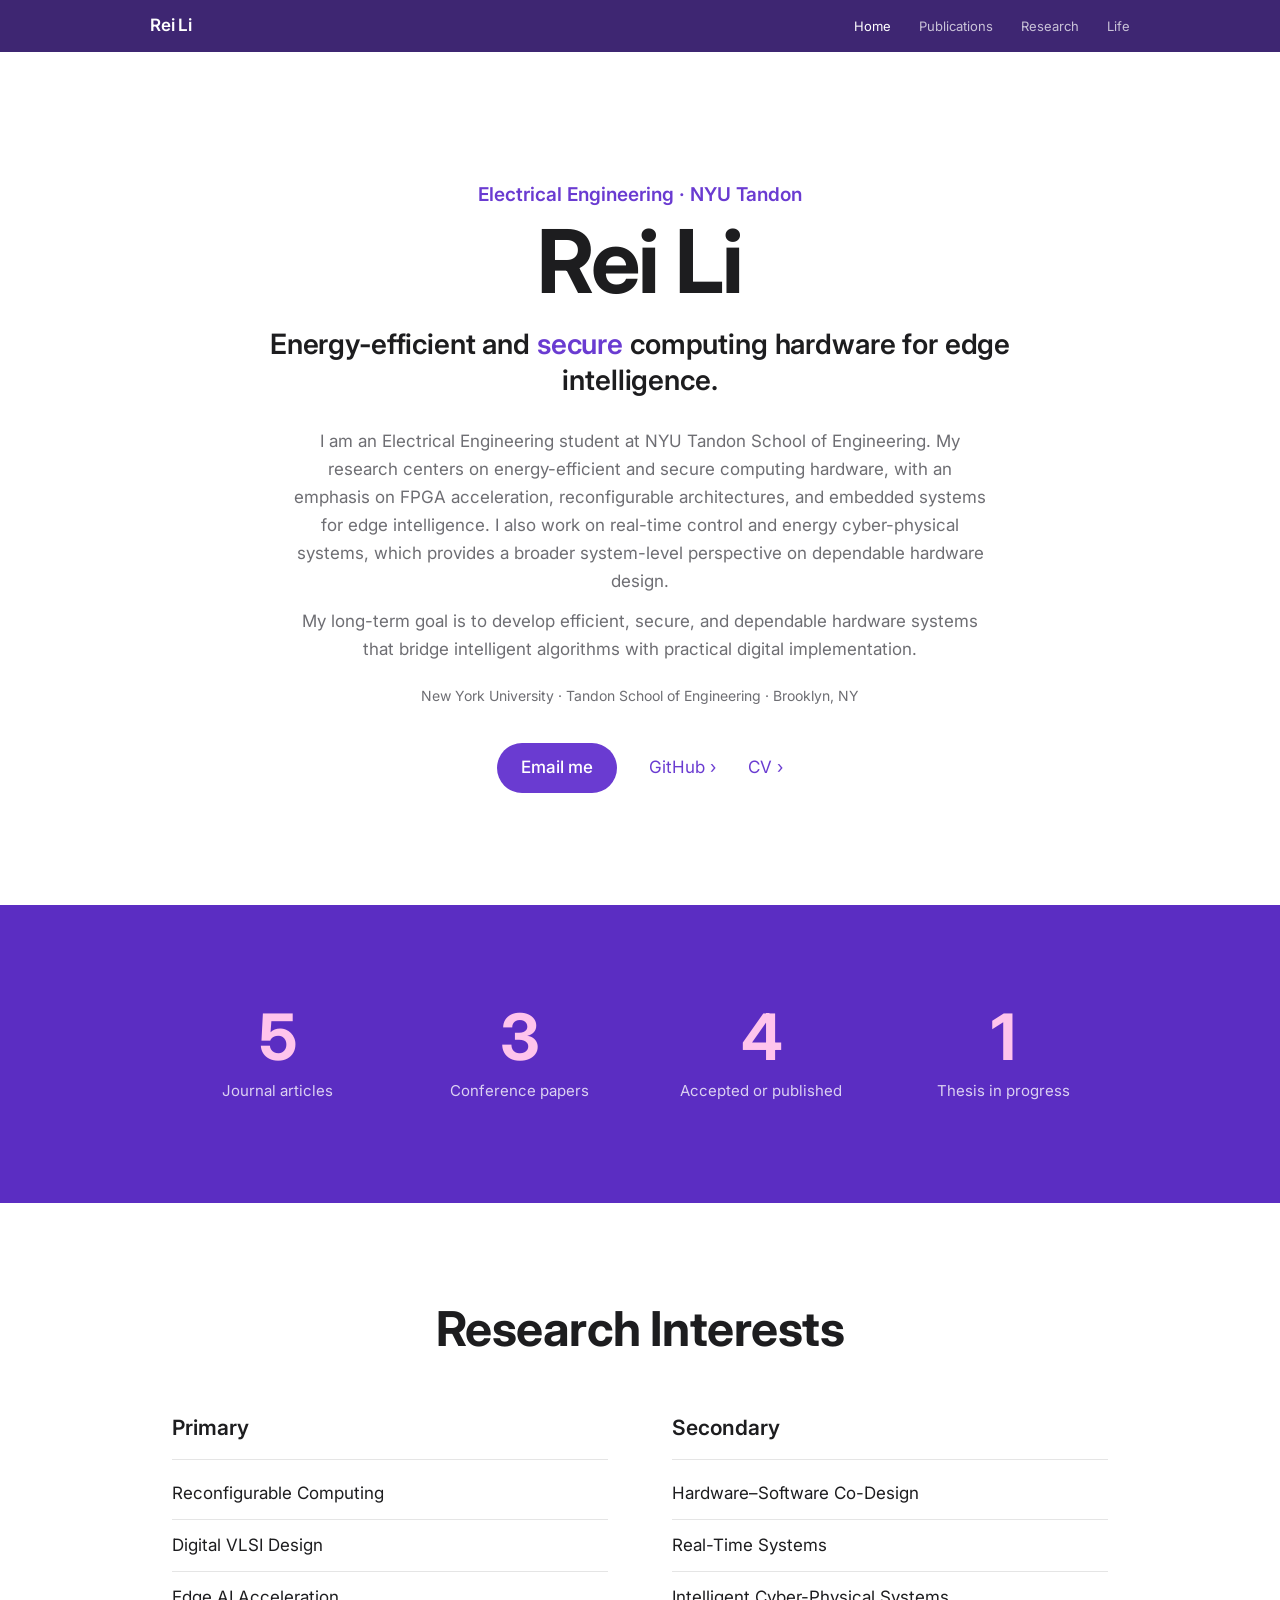
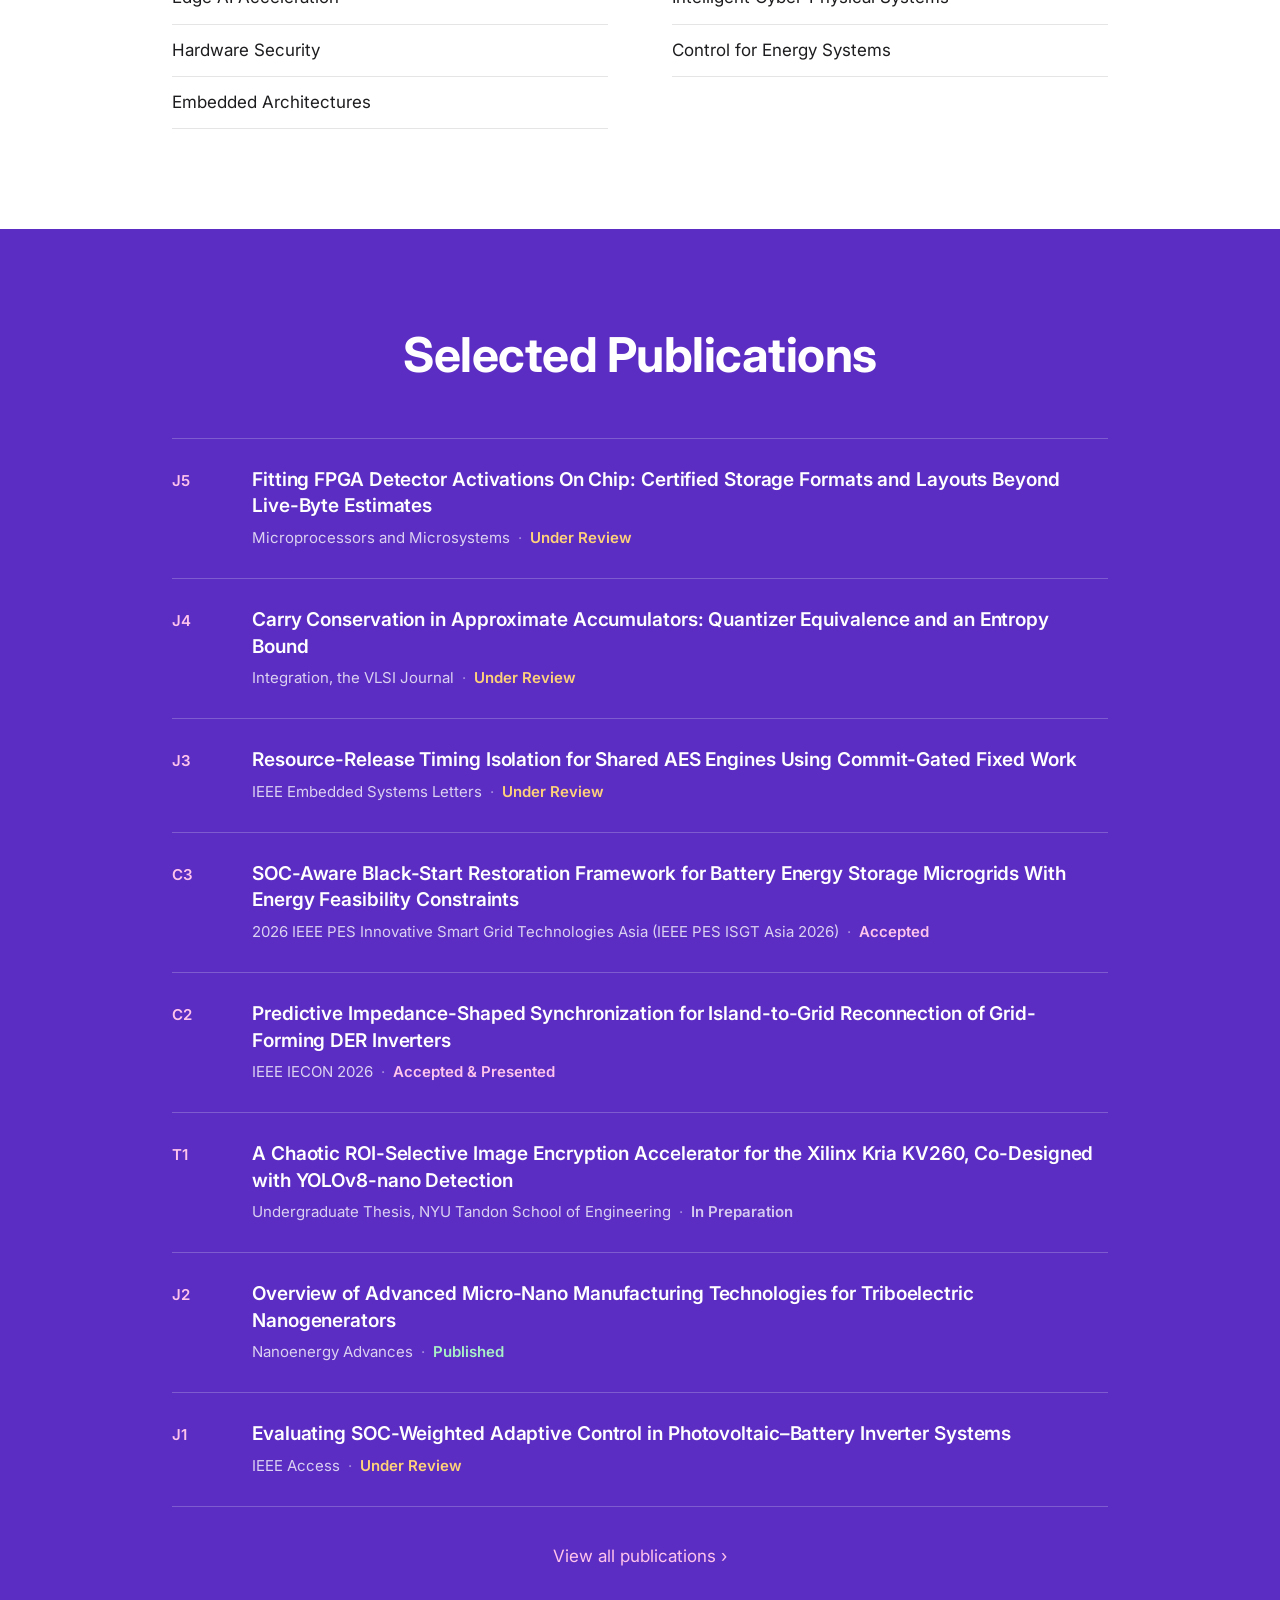
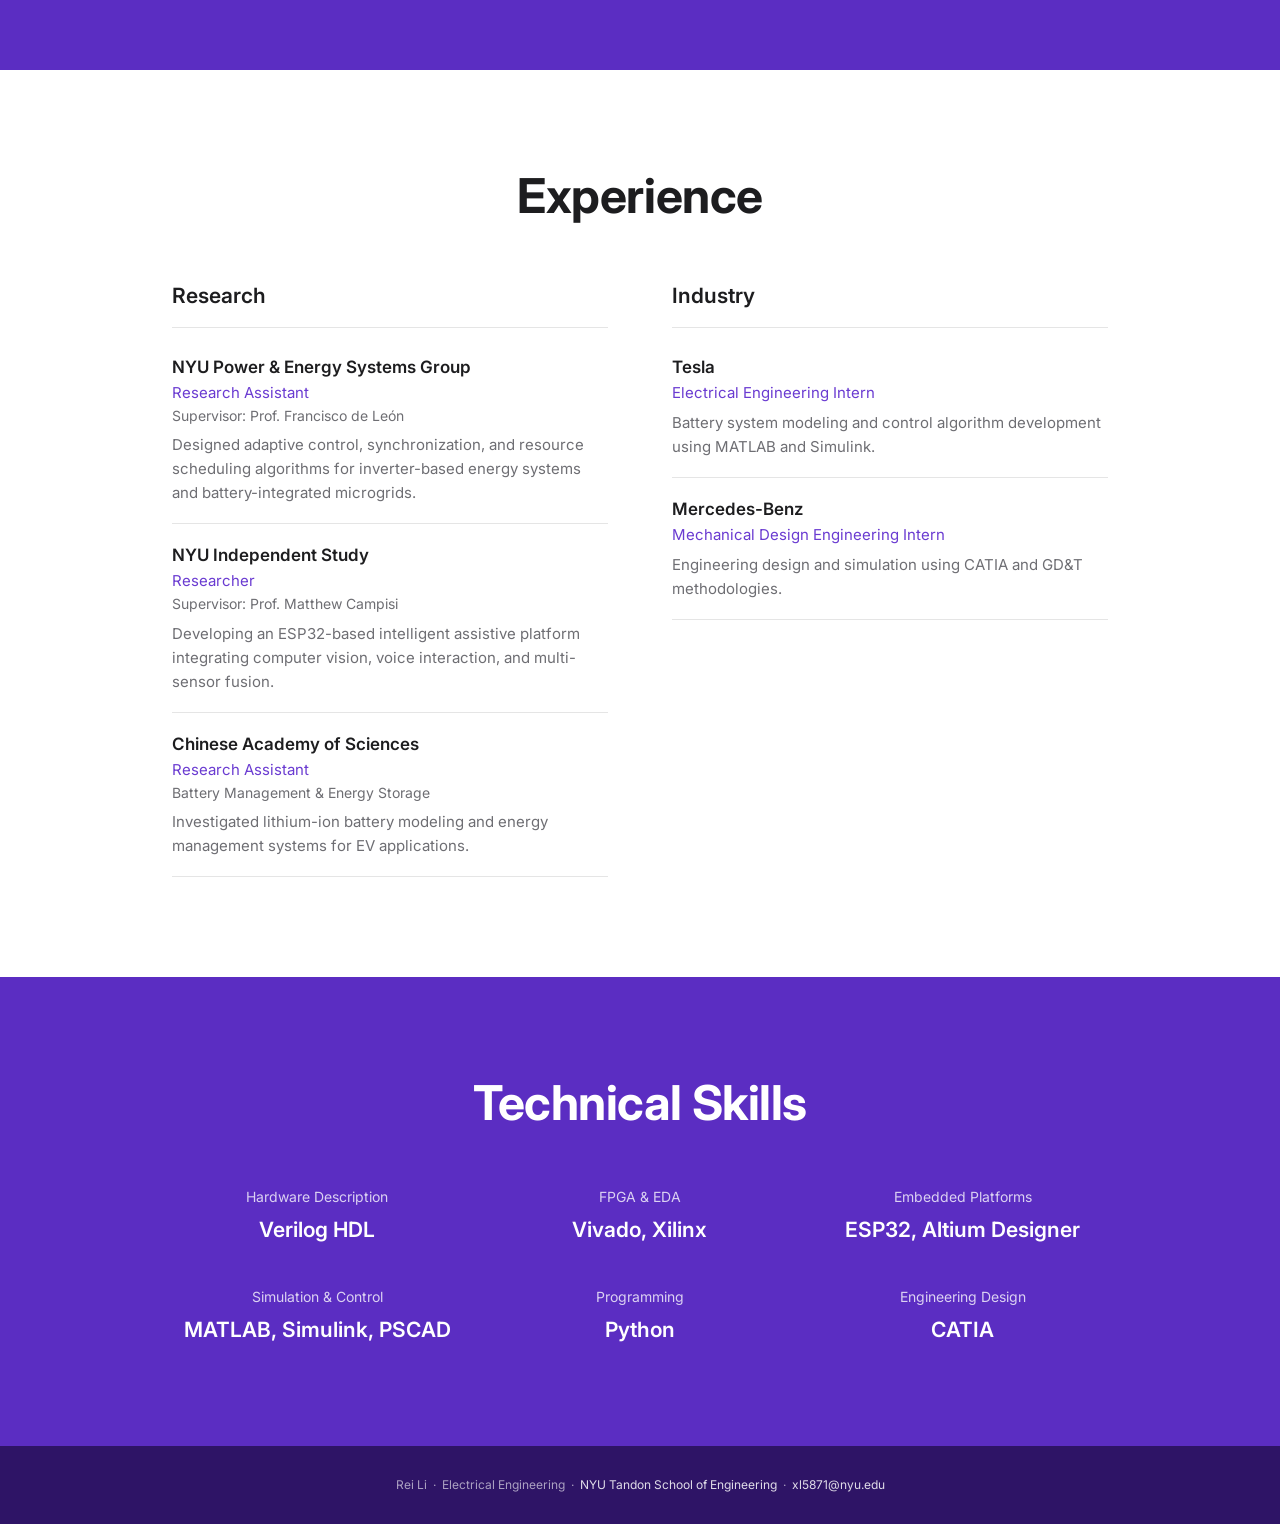
<file: index.html>
<!DOCTYPE html>
<html lang="en">
<head>
  <meta charset="UTF-8" />
  <meta name="viewport" content="width=device-width, initial-scale=1.0" />
  <title>Rei Li — EE @ NYU Tandon</title>
  <meta name="description" content="Rei Li — Electrical Engineering at NYU Tandon. Energy-efficient and secure computing hardware, FPGA acceleration, and embedded systems." />
  <link rel="preconnect" href="https://fonts.googleapis.com" />
  <link rel="preconnect" href="https://fonts.gstatic.com" crossorigin />
  <link href="https://fonts.googleapis.com/css2?family=Inter:wght@400;500;600;700&display=swap" rel="stylesheet" />
  <link rel="stylesheet" href="style.css?v=20261116" />
</head>
<body class="site page-home">

<nav>
  <a class="nav-brand" href="index.html">Rei Li</a>
  <ul class="nav-links">
    <li><a href="index.html" class="active" aria-current="page">Home</a></li>
    <li><a href="publications.html">Publications</a></li>
    <li><a href="research.html">Research</a></li>
    <li><a href="life.html">Life</a></li>
  </ul>
</nav>

<main>

  <section class="band hero">
    <div class="wrap">
      <span class="kicker">Electrical Engineering · NYU Tandon</span>
      <h1>Rei Li</h1>
      <p class="sub">Energy-efficient and <span>secure</span> computing hardware for edge intelligence.</p>
      <p class="body">
        I am an Electrical Engineering student at NYU Tandon School of Engineering.
        My research centers on energy-efficient and secure computing hardware, with an emphasis on
        FPGA acceleration, reconfigurable architectures, and embedded systems for edge intelligence.
        I also work on real-time control and energy cyber-physical systems, which provides a broader
        system-level perspective on dependable hardware design.
      </p>
      <p class="body">
        My long-term goal is to develop efficient, secure, and dependable hardware systems that
        bridge intelligent algorithms with practical digital implementation.
      </p>
      <p class="place"><a href="https://engineering.nyu.edu/" target="_blank" rel="noopener" style="color:inherit">New York University · Tandon School of Engineering</a> · Brooklyn, NY</p>
      <div class="actions">
        <a class="btn" href="mailto:xl5871@nyu.edu">Email me</a>
        <a class="more" href="https://github.com/Reili22" target="_blank" rel="noopener">GitHub</a>
        <a class="more" href="#" target="_blank" rel="noopener">CV</a>
      </div>
    </div>
  </section>

  <section class="band tint">
    <div class="wrap numbers">
      <div><b>5</b><span>Journal articles</span></div>
      <div><b>3</b><span>Conference papers</span></div>
      <div><b>4</b><span>Accepted or published</span></div>
      <div><b>1</b><span>Thesis in progress</span></div>
    </div>
  </section>

  <section class="band">
    <div class="wrap">
      <h2 class="title">Research Interests</h2>
      <div class="cols">
        <div>
          <h3>Primary</h3>
          <ul class="plain"><li>Reconfigurable Computing</li><li>Digital VLSI Design</li><li>Edge AI Acceleration</li><li>Hardware Security</li><li>Embedded Architectures</li></ul>
        </div>
        <div>
          <h3>Secondary</h3>
          <ul class="plain"><li>Hardware–Software Co-Design</li><li>Real-Time Systems</li><li>Intelligent Cyber-Physical Systems</li><li>Control for Energy Systems</li></ul>
        </div>
      </div>
    </div>
  </section>

  <section class="band tint">
    <div class="wrap">
      <h2 class="title">Selected Publications</h2>
      <div class="pubs">
          <article class="pub">
            <span class="pub-id">J5</span>
            <div>
              <h3>Fitting FPGA Detector Activations On Chip: Certified Storage Formats and Layouts Beyond Live-Byte Estimates</h3>
              <p class="pub-meta">Microprocessors and Microsystems<span class="sep">·</span><span class="st st-review">Under Review</span></p>
            </div>
          </article>
          <article class="pub">
            <span class="pub-id">J4</span>
            <div>
              <h3>Carry Conservation in Approximate Accumulators: Quantizer Equivalence and an Entropy Bound</h3>
              <p class="pub-meta">Integration, the VLSI Journal<span class="sep">·</span><span class="st st-review">Under Review</span></p>
            </div>
          </article>
          <article class="pub">
            <span class="pub-id">J3</span>
            <div>
              <h3>Resource-Release Timing Isolation for Shared AES Engines Using Commit-Gated Fixed Work</h3>
              <p class="pub-meta">IEEE Embedded Systems Letters<span class="sep">·</span><span class="st st-review">Under Review</span></p>
            </div>
          </article>
          <article class="pub">
            <span class="pub-id">C3</span>
            <div>
              <h3>SOC-Aware Black-Start Restoration Framework for Battery Energy Storage Microgrids With Energy Feasibility Constraints</h3>
              <p class="pub-meta">2026 IEEE PES Innovative Smart Grid Technologies Asia (IEEE PES ISGT Asia 2026)<span class="sep">·</span><span class="st st-accepted">Accepted</span></p>
            </div>
          </article>
          <article class="pub">
            <span class="pub-id">C2</span>
            <div>
              <h3>Predictive Impedance-Shaped Synchronization for Island-to-Grid Reconnection of Grid-Forming DER Inverters</h3>
              <p class="pub-meta">IEEE IECON 2026<span class="sep">·</span><span class="st st-accepted">Accepted &amp; Presented</span></p>
            </div>
          </article>
          <article class="pub">
            <span class="pub-id">T1</span>
            <div>
              <h3>A Chaotic ROI-Selective Image Encryption Accelerator for the Xilinx Kria KV260, Co-Designed with YOLOv8-nano Detection</h3>
              <p class="pub-meta">Undergraduate Thesis, NYU Tandon School of Engineering<span class="sep">·</span><span class="st st-prep">In Preparation</span></p>
            </div>
          </article>
          <article class="pub">
            <span class="pub-id">J2</span>
            <div>
              <h3>Overview of Advanced Micro-Nano Manufacturing Technologies for Triboelectric Nanogenerators</h3>
              <p class="pub-meta">Nanoenergy Advances<span class="sep">·</span><span class="st st-published">Published</span></p>
            </div>
          </article>
          <article class="pub">
            <span class="pub-id">J1</span>
            <div>
              <h3>Evaluating SOC-Weighted Adaptive Control in Photovoltaic–Battery Inverter Systems</h3>
              <p class="pub-meta">IEEE Access<span class="sep">·</span><span class="st st-review">Under Review</span></p>
            </div>
          </article>
      </div>
      <p class="after-list"><a class="more" href="publications.html">View all publications</a></p>
    </div>
  </section>

  <section class="band">
    <div class="wrap">
      <h2 class="title">Experience</h2>
      <div class="cols">
        <div>
          <h3>Research</h3>
          <div class="entry">
            <div class="entry-org">NYU Power &amp; Energy Systems Group</div>
            <div class="entry-role">Research Assistant</div>
            <div class="entry-meta">Supervisor: Prof. Francisco de León</div>
            <p>Designed adaptive control, synchronization, and resource scheduling algorithms for inverter-based energy systems and battery-integrated microgrids.</p>
          </div>
          <div class="entry">
            <div class="entry-org">NYU Independent Study</div>
            <div class="entry-role">Researcher</div>
            <div class="entry-meta">Supervisor: Prof. Matthew Campisi</div>
            <p>Developing an ESP32-based intelligent assistive platform integrating computer vision, voice interaction, and multi-sensor fusion.</p>
          </div>
          <div class="entry">
            <div class="entry-org">Chinese Academy of Sciences</div>
            <div class="entry-role">Research Assistant</div>
            <div class="entry-meta">Battery Management &amp; Energy Storage</div>
            <p>Investigated lithium-ion battery modeling and energy management systems for EV applications.</p>
          </div>
        </div>
        <div>
          <h3>Industry</h3>
          <div class="entry">
            <div class="entry-org">Tesla</div>
            <div class="entry-role">Electrical Engineering Intern</div>
            <p>Battery system modeling and control algorithm development using MATLAB and Simulink.</p>
          </div>
          <div class="entry">
            <div class="entry-org">Mercedes-Benz</div>
            <div class="entry-role">Mechanical Design Engineering Intern</div>
            <p>Engineering design and simulation using CATIA and GD&amp;T methodologies.</p>
          </div>
        </div>
      </div>
    </div>
  </section>

  <section class="band tint">
    <div class="wrap">
      <h2 class="title">Technical Skills</h2>
      <div class="skills">
        <div><span>Hardware Description</span><b>Verilog HDL</b></div>
        <div><span>FPGA &amp; EDA</span><b>Vivado, Xilinx</b></div>
        <div><span>Embedded Platforms</span><b>ESP32, Altium Designer</b></div>
        <div><span>Simulation &amp; Control</span><b>MATLAB, Simulink, PSCAD</b></div>
        <div><span>Programming</span><b>Python</b></div>
        <div><span>Engineering Design</span><b>CATIA</b></div>
      </div>
    </div>
  </section>

</main>

<footer>
  Rei Li &nbsp;·&nbsp; Electrical Engineering &nbsp;·&nbsp; <a href="https://engineering.nyu.edu/" target="_blank" rel="noopener">NYU Tandon School of Engineering</a>
  &nbsp;·&nbsp;
  <a href="mailto:xl5871@nyu.edu">xl5871@nyu.edu</a>
</footer>

</body>
</html>
</file>
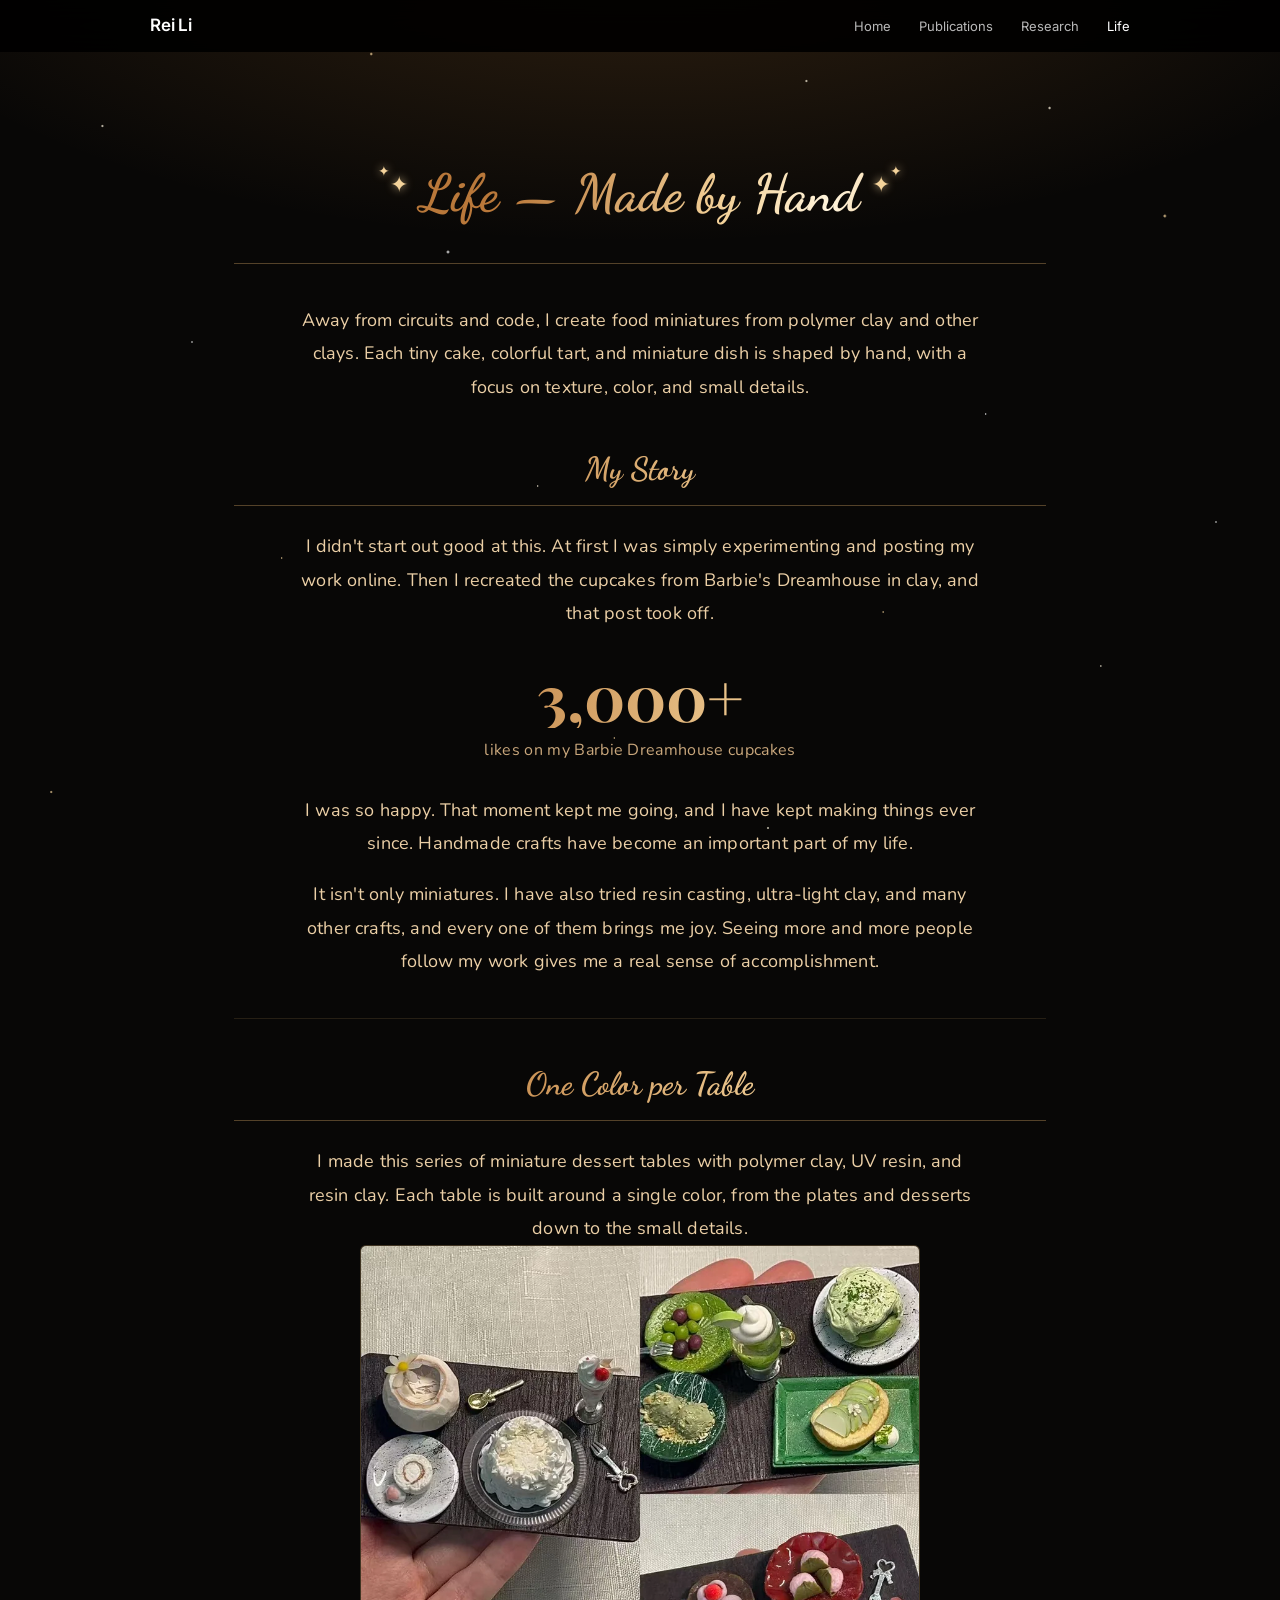
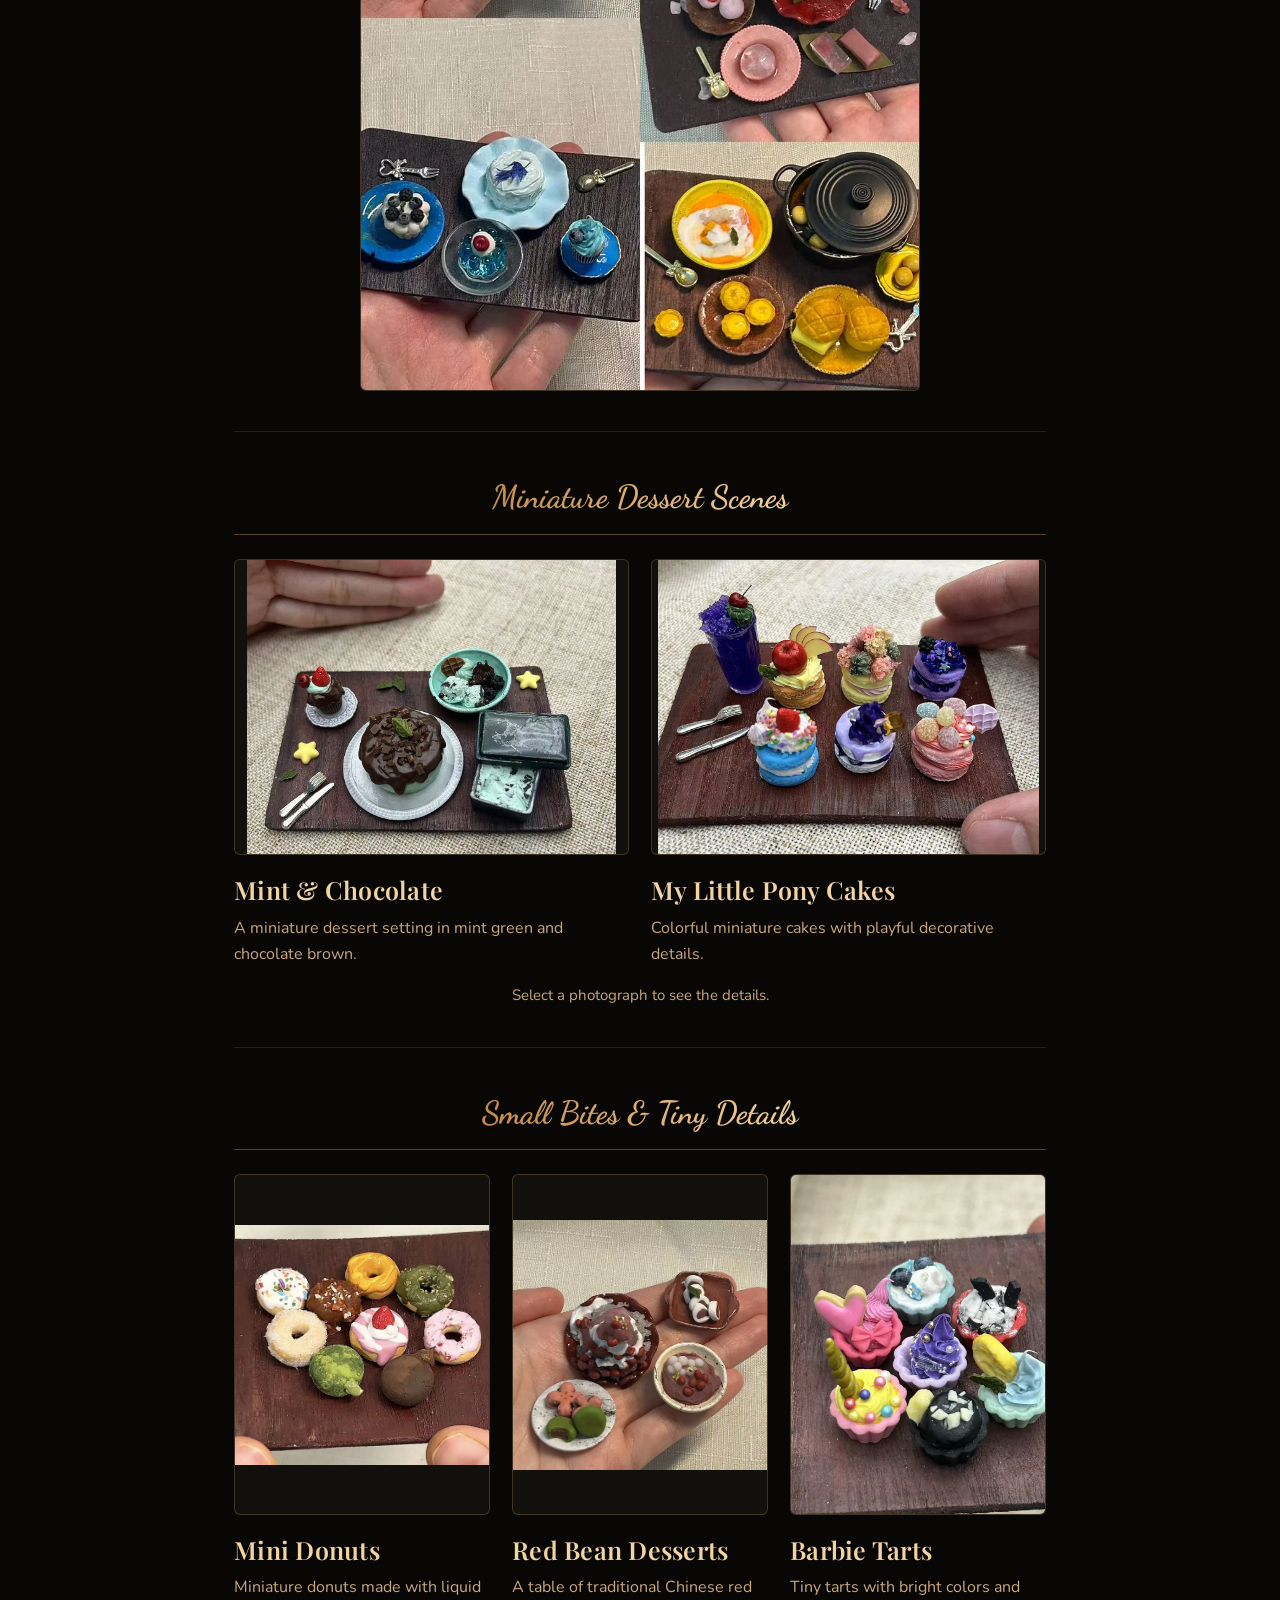
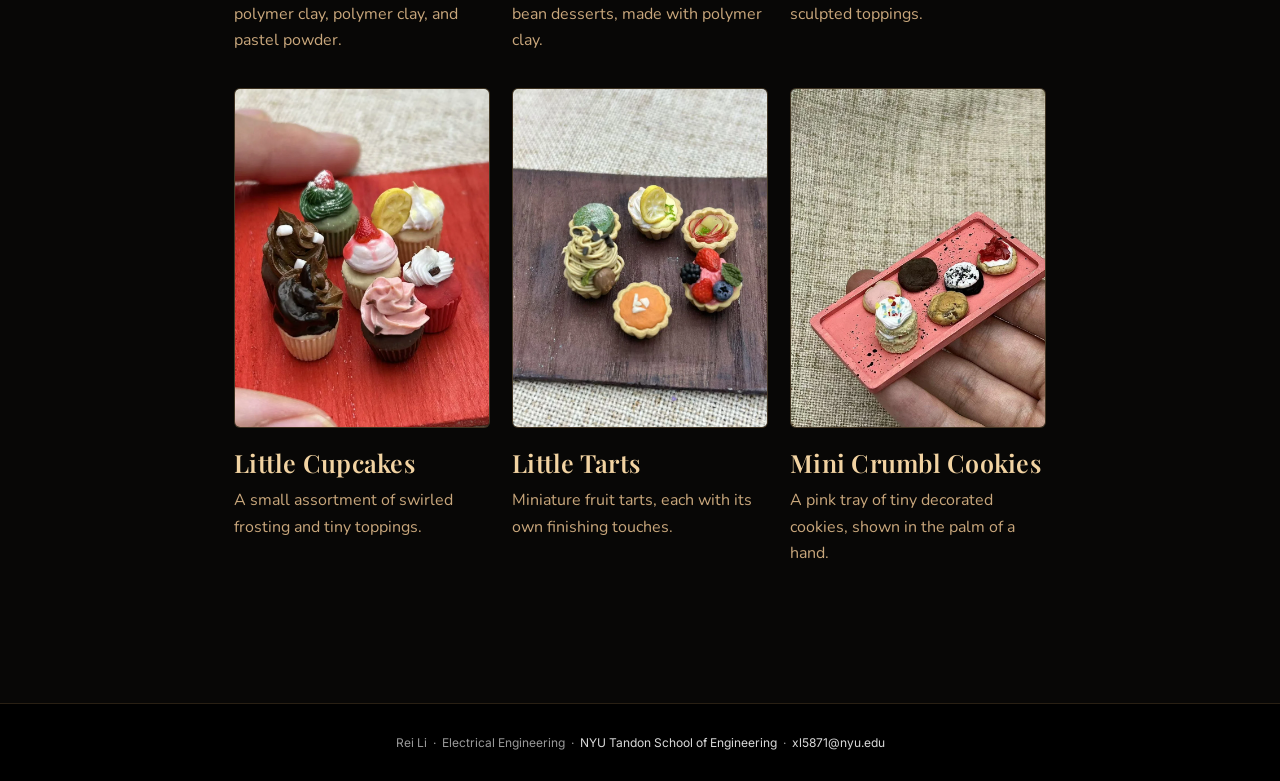
<file: life.html>
<!DOCTYPE html>
<html lang="en">
<head>
  <meta charset="UTF-8" />
  <meta name="viewport" content="width=device-width, initial-scale=1.0" />
  <title>Life — Rei Li</title>
  <link rel="preconnect" href="https://fonts.googleapis.com" />
  <link rel="preconnect" href="https://fonts.gstatic.com" crossorigin />
  <link href="https://fonts.googleapis.com/css2?family=Playfair+Display:ital,wght@0,600;0,700;1,600&family=Lora:ital,wght@0,400;0,500;1,400&family=Inter:wght@400;500;600;700&family=Dancing+Script:wght@400;600;700&family=Nunito:wght@400;500;600&display=swap" rel="stylesheet" />
  <link rel="stylesheet" href="style.css?v=20261116" />
  <style>
    :root {
      --dark: #000; --primary: #E3B26E; --accent: #7a5a32;
      --light: #1a1712; --warm: #DFA89A; --text: #EBCFA6; --muted: #C9A77C;
      --gold: linear-gradient(100deg, #b9783a 10%, #f4d39b 32%, #fff4dc 42%, #e6aa5c 55%, #b9783a 80%);
    }
    body {
      background: #080706 radial-gradient(ellipse 90% 50% at 50% -8%, rgba(214, 140, 60, 0.20), transparent 70%) no-repeat;
      background-attachment: fixed;
    }
    footer { border-top: 1px solid rgba(227, 178, 110, 0.18); }

    /* twinkling star field */
    .sky { position: fixed; inset: 0; pointer-events: none; z-index: 0; }
    .sky::before, .sky::after {
      content: ''; position: absolute; inset: 0;
      background-repeat: no-repeat;
      animation: twinkle 3.6s ease-in-out infinite alternate;
    }
    .sky::before {
      background-image:
        radial-gradient(1.6px 1.6px at 8% 14%, #fff6e0, transparent),
        radial-gradient(1.2px 1.2px at 22% 62%, #f4d39b, transparent),
        radial-gradient(2px 2px at 35% 28%, #fff, transparent),
        radial-gradient(1.2px 1.2px at 48% 82%, #f4d39b, transparent),
        radial-gradient(1.6px 1.6px at 63% 9%, #fff6e0, transparent),
        radial-gradient(1.2px 1.2px at 77% 46%, #fff, transparent),
        radial-gradient(2px 2px at 91% 24%, #f4d39b, transparent),
        radial-gradient(1.2px 1.2px at 86% 74%, #fff6e0, transparent),
        radial-gradient(1.6px 1.6px at 4% 88%, #f4d39b, transparent);
    }
    .sky::after {
      animation-delay: -1.8s;
      background-image:
        radial-gradient(1.2px 1.2px at 15% 38%, #fff, transparent),
        radial-gradient(1.8px 1.8px at 29% 6%, #f4d39b, transparent),
        radial-gradient(1.2px 1.2px at 42% 54%, #fff6e0, transparent),
        radial-gradient(1.6px 1.6px at 56% 36%, #fff, transparent),
        radial-gradient(1.2px 1.2px at 69% 68%, #f4d39b, transparent),
        radial-gradient(1.8px 1.8px at 82% 12%, #fff6e0, transparent),
        radial-gradient(1.2px 1.2px at 95% 58%, #fff, transparent),
        radial-gradient(1.6px 1.6px at 60% 92%, #fff6e0, transparent);
    }
    @keyframes twinkle { from { opacity: 0.25; } to { opacity: 1; } }
    main { position: relative; z-index: 1; }

    main { font-family: 'Nunito', 'Segoe UI', sans-serif; }
    main h1, main h2 { font-family: 'Dancing Script', cursive; }
    main { color: var(--text); }
    section { border-bottom-color: rgba(227, 178, 110, 0.14); }
    section h2 { text-transform: none; letter-spacing: 0; font-weight: 700; border-bottom: 1px solid rgba(227, 178, 110, 0.35); }
    .page-header { border-bottom: 1px solid rgba(227, 178, 110, 0.35); position: relative; }
    .page-header, section h2 { text-align: center; }

    /* shimmering gold headings */
    main .page-header h1, main section h2 {
      background: var(--gold); background-size: 220% auto;
      -webkit-background-clip: text; background-clip: text;
      color: transparent; -webkit-text-fill-color: transparent;
      animation: shine 7s linear infinite;
    }
    @keyframes shine { to { background-position: -220% center; } }
    .page-header h1 { font-size: 52px; display: inline-block; padding: 0 8px; }
    section h2 { font-size: 32px; }

    /* sparkles beside the title */
    .spark { display: inline-block; color: #f4d39b; font-size: 22px; vertical-align: 18px; animation: sparkle 2.4s ease-in-out infinite; text-shadow: 0 0 10px rgba(244, 211, 155, 0.8); }
    .spark.s2 { font-size: 14px; vertical-align: 34px; animation-delay: -1.2s; }
    @keyframes sparkle { 0%, 100% { opacity: 0.3; transform: scale(0.7) rotate(0deg); } 50% { opacity: 1; transform: scale(1.15) rotate(20deg); } }

    .life-intro { max-width: 680px; font-size: 18px; line-height: 1.85; letter-spacing: 0.01em; margin-left: auto; margin-right: auto; text-align: center; color: var(--text); }
    .gallery-grid { display: grid; grid-template-columns: repeat(3, minmax(0, 1fr)); gap: 34px 22px; }
    .gallery-featured { grid-template-columns: repeat(2, minmax(0, 1fr)); }
    .gallery-photo {
      display: block; background: #12100d; border-radius: 6px; overflow: hidden;
      border: 1px solid rgba(227, 178, 110, 0.22);
      transition: transform 0.35s ease, box-shadow 0.35s ease, border-color 0.35s ease;
    }
    .gallery-photo:hover { transform: translateY(-4px); border-color: rgba(244, 211, 155, 0.6); box-shadow: 0 0 0 1px rgba(244, 211, 155, 0.15), 0 14px 40px rgba(214, 140, 60, 0.22); }
    .gallery-photo img { display: block; width: 100%; height: auto; aspect-ratio: 3 / 4; object-fit: contain; }
    .gallery-featured img { aspect-ratio: 4 / 3; }
    .gallery-photo:focus-visible { outline: 2px solid #f4d39b; outline-offset: 4px; }
    figcaption { margin-top: 14px; font-size: 16px; line-height: 1.65; color: var(--muted); }
    figcaption strong { display: block; font-family: 'Playfair Display', Georgia, serif; font-size: 25px; font-weight: 600; color: #F2D3A2; margin-bottom: 4px; letter-spacing: 0.01em; }
    .gallery-hero { max-width: 560px; margin-left: auto; margin-right: auto; }
    .gallery-hero .gallery-photo img { aspect-ratio: auto; }
    .gallery-note { font-size: 15px; color: var(--muted); margin-top: 16px; text-align: center; }
    .story p + p { margin-top: 18px; }
    .story-stat { text-align: center; margin: 34px auto 30px; }
    .story-stat b {
      display: block; font-family: 'Playfair Display', Georgia, serif; font-size: 64px; line-height: 1; font-weight: 700;
      background: var(--gold); background-size: 220% auto;
      -webkit-background-clip: text; background-clip: text; color: transparent; -webkit-text-fill-color: transparent;
      animation: shine 7s linear infinite;
    }
    .story-stat span { display: block; margin-top: 10px; font-size: 16px; letter-spacing: 0.02em; color: var(--muted); }
    @media (max-width: 640px) {
      .gallery-grid { grid-template-columns: repeat(2, minmax(0, 1fr)); gap: 24px 14px; }
      .page-header h1 { font-size: 40px; }
    }
    @media (max-width: 420px) { .gallery-featured { grid-template-columns: 1fr; } }
    @media (prefers-reduced-motion: reduce) {
      .sky::before, .sky::after, .spark, main .page-header h1, main section h2, .story-stat b { animation: none; }
      .sky::before, .sky::after { opacity: 0.7; }
    }
  </style>
</head>
<body>
<div class="sky" aria-hidden="true"></div>

<nav>
  <span class="nav-brand">Rei Li</span>
  <ul class="nav-links">
    <li><a href="index.html">Home</a></li>
    <li><a href="publications.html">Publications</a></li>
    <li><a href="research.html">Research</a></li>
    <li><a href="life.html" class="active">Life</a></li>
  </ul>
</nav>

<main class="page-wrapper">
  <div class="page-header">
    <span class="spark s2" aria-hidden="true">✦</span><span class="spark" aria-hidden="true">✦</span>
    <h1>Life — Made by Hand</h1>
    <span class="spark" aria-hidden="true">✦</span><span class="spark s2" aria-hidden="true">✦</span>
  </div>
  <p class="life-intro">Away from circuits and code, I create food miniatures from polymer clay and other clays. Each tiny cake, colorful tart, and miniature dish is shaped by hand, with a focus on texture, color, and small details.</p>
  <section class="story">
    <h2>My Story</h2>
    <p class="life-intro">I didn't start out good at this. At first I was simply experimenting and posting my work online. Then I recreated the cupcakes from Barbie's Dreamhouse in clay, and that post took off.</p>
    <div class="story-stat"><b>3,000+</b><span>likes on my Barbie Dreamhouse cupcakes</span></div>
    <p class="life-intro">I was so happy. That moment kept me going, and I have kept making things ever since. Handmade crafts have become an important part of my life.</p>
    <p class="life-intro">It isn't only miniatures. I have also tried resin casting, ultra-light clay, and many other crafts, and every one of them brings me joy. Seeing more and more people follow my work gives me a real sense of accomplishment.</p>
  </section>
  <section>
    <h2>One Color per Table</h2>
    <p class="life-intro">I made this series of miniature dessert tables with polymer clay, UV resin, and resin clay. Each table is built around a single color, from the plates and desserts down to the small details.</p>
    <figure class="gallery-card gallery-hero">
      <a class="gallery-photo" href="photo/web/all-colored.webp" aria-label="View One Color per Table at full size">
        <img src="photo/web/all-colored.webp" alt="A series of miniature dessert tables made with polymer clay, UV resin, and resin clay. Each table is built around a single color." loading="eager" decoding="async" width="900" height="1200" />
      </a>
    </figure>
  </section>
  <section>
    <h2>Miniature Dessert Scenes</h2>
    <div class="gallery-grid gallery-featured">
      <figure class="gallery-card">
        <a class="gallery-photo" href="photo/web/mint-chocolate.webp" aria-label="View Mint &amp; Chocolate at full size">
          <img src="photo/web/mint-chocolate.webp" alt="A miniature dessert setting in mint green and chocolate brown." loading="eager" decoding="async" width="1200" height="956" />
        </a>
        <figcaption><strong>Mint &amp; Chocolate</strong>A miniature dessert setting in mint green and chocolate brown.</figcaption>
      </figure>
      <figure class="gallery-card">
        <a class="gallery-photo" href="photo/web/mlp-cake.webp" aria-label="View My Little Pony Cakes at full size">
          <img src="photo/web/mlp-cake.webp" alt="Colorful miniature cakes with playful decorative details." loading="eager" decoding="async" width="1200" height="928" />
        </a>
        <figcaption><strong>My Little Pony Cakes</strong>Colorful miniature cakes with playful decorative details.</figcaption>
      </figure>
    </div>
    <p class="gallery-note">Select a photograph to see the details.</p>
  </section>
  <section>
    <h2>Small Bites &amp; Tiny Details</h2>
    <div class="gallery-grid">
      <figure class="gallery-card">
        <a class="gallery-photo" href="photo/web/donut.webp" aria-label="View Mini Donuts at full size">
          <img src="photo/web/donut.webp" alt="Miniature donuts made with liquid polymer clay, polymer clay, and pastel powder." loading="lazy" decoding="async" width="1170" height="1106" />
        </a>
        <figcaption><strong>Mini Donuts</strong>Miniature donuts made with liquid polymer clay, polymer clay, and pastel powder.</figcaption>
      </figure>
      <figure class="gallery-card">
        <a class="gallery-photo" href="photo/web/red-bean.webp" aria-label="View Red Bean Desserts at full size">
          <img src="photo/web/red-bean.webp" alt="A table of traditional Chinese red bean desserts, made with polymer clay." loading="lazy" decoding="async" width="1200" height="1182" />
        </a>
        <figcaption><strong>Red Bean Desserts</strong>A table of traditional Chinese red bean desserts, made with polymer clay.</figcaption>
      </figure>
      <figure class="gallery-card">
        <a class="gallery-photo" href="photo/web/barbie-tart.webp" aria-label="View Barbie Tarts at full size">
          <img src="photo/web/barbie-tart.webp" alt="Tiny tarts with bright colors and sculpted toppings." loading="lazy" decoding="async" width="900" height="1200" />
        </a>
        <figcaption><strong>Barbie Tarts</strong>Tiny tarts with bright colors and sculpted toppings.</figcaption>
      </figure>
      <figure class="gallery-card">
        <a class="gallery-photo" href="photo/web/little-cupcake.webp" aria-label="View Little Cupcakes at full size">
          <img src="photo/web/little-cupcake.webp" alt="A small assortment of swirled frosting and tiny toppings." loading="lazy" decoding="async" width="900" height="1200" />
        </a>
        <figcaption><strong>Little Cupcakes</strong>A small assortment of swirled frosting and tiny toppings.</figcaption>
      </figure>
      <figure class="gallery-card">
        <a class="gallery-photo" href="photo/web/little-tart.webp" aria-label="View Little Tarts at full size">
          <img src="photo/web/little-tart.webp" alt="Miniature fruit tarts, each with its own finishing touches." loading="lazy" decoding="async" width="900" height="1200" />
        </a>
        <figcaption><strong>Little Tarts</strong>Miniature fruit tarts, each with its own finishing touches.</figcaption>
      </figure>
      <figure class="gallery-card">
        <a class="gallery-photo" href="photo/web/mini-crumbl-cookies.webp" aria-label="View Mini Crumbl Cookies at full size">
          <img src="photo/web/mini-crumbl-cookies.webp" alt="A pink tray of tiny decorated cookies, shown in the palm of a hand." loading="lazy" decoding="async" width="900" height="1200" />
        </a>
        <figcaption><strong>Mini Crumbl Cookies</strong>A pink tray of tiny decorated cookies, shown in the palm of a hand.</figcaption>
      </figure>
    </div>
  </section>
</main>

<footer>
  Rei Li &nbsp;·&nbsp; Electrical Engineering &nbsp;·&nbsp;
  <a href="https://engineering.nyu.edu/" target="_blank">NYU Tandon School of Engineering</a>
  &nbsp;·&nbsp;
  <a href="mailto:xl5871@nyu.edu">xl5871@nyu.edu</a>
</footer>

</body>
</html>
</file>
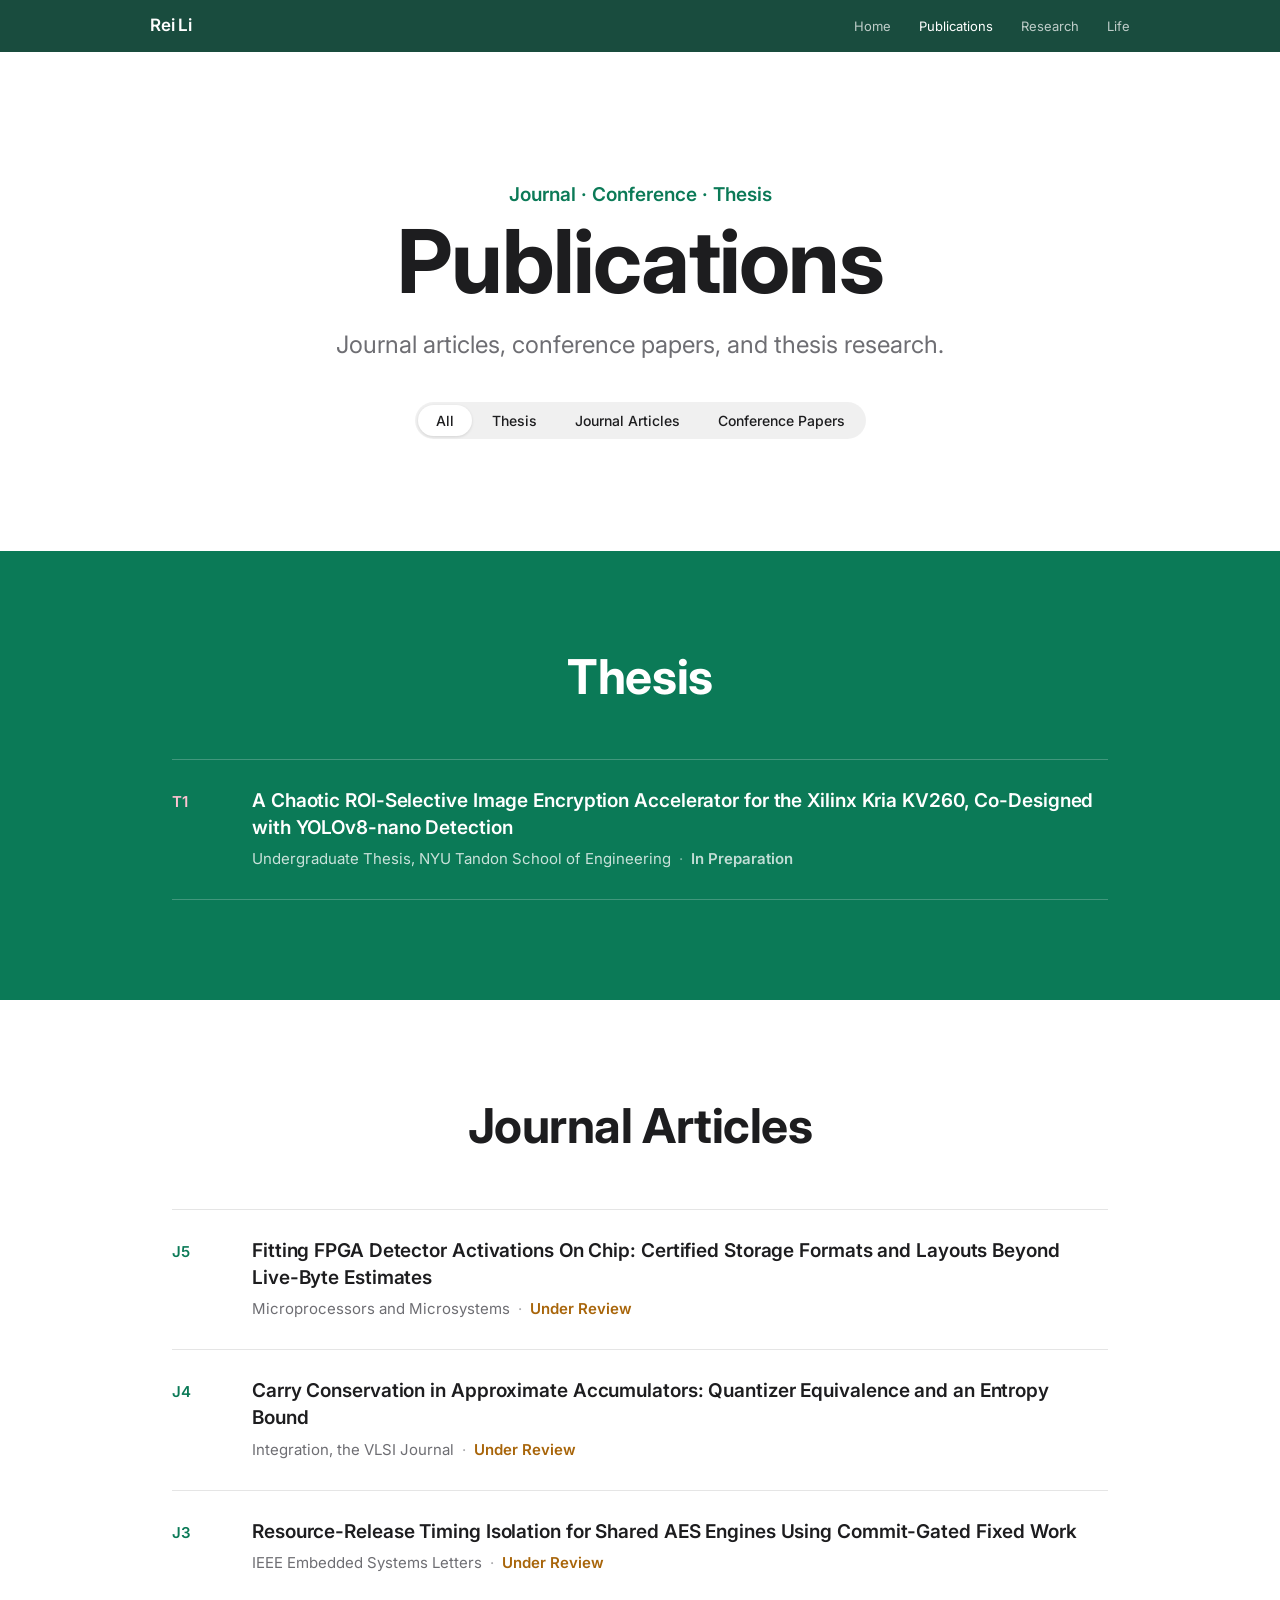
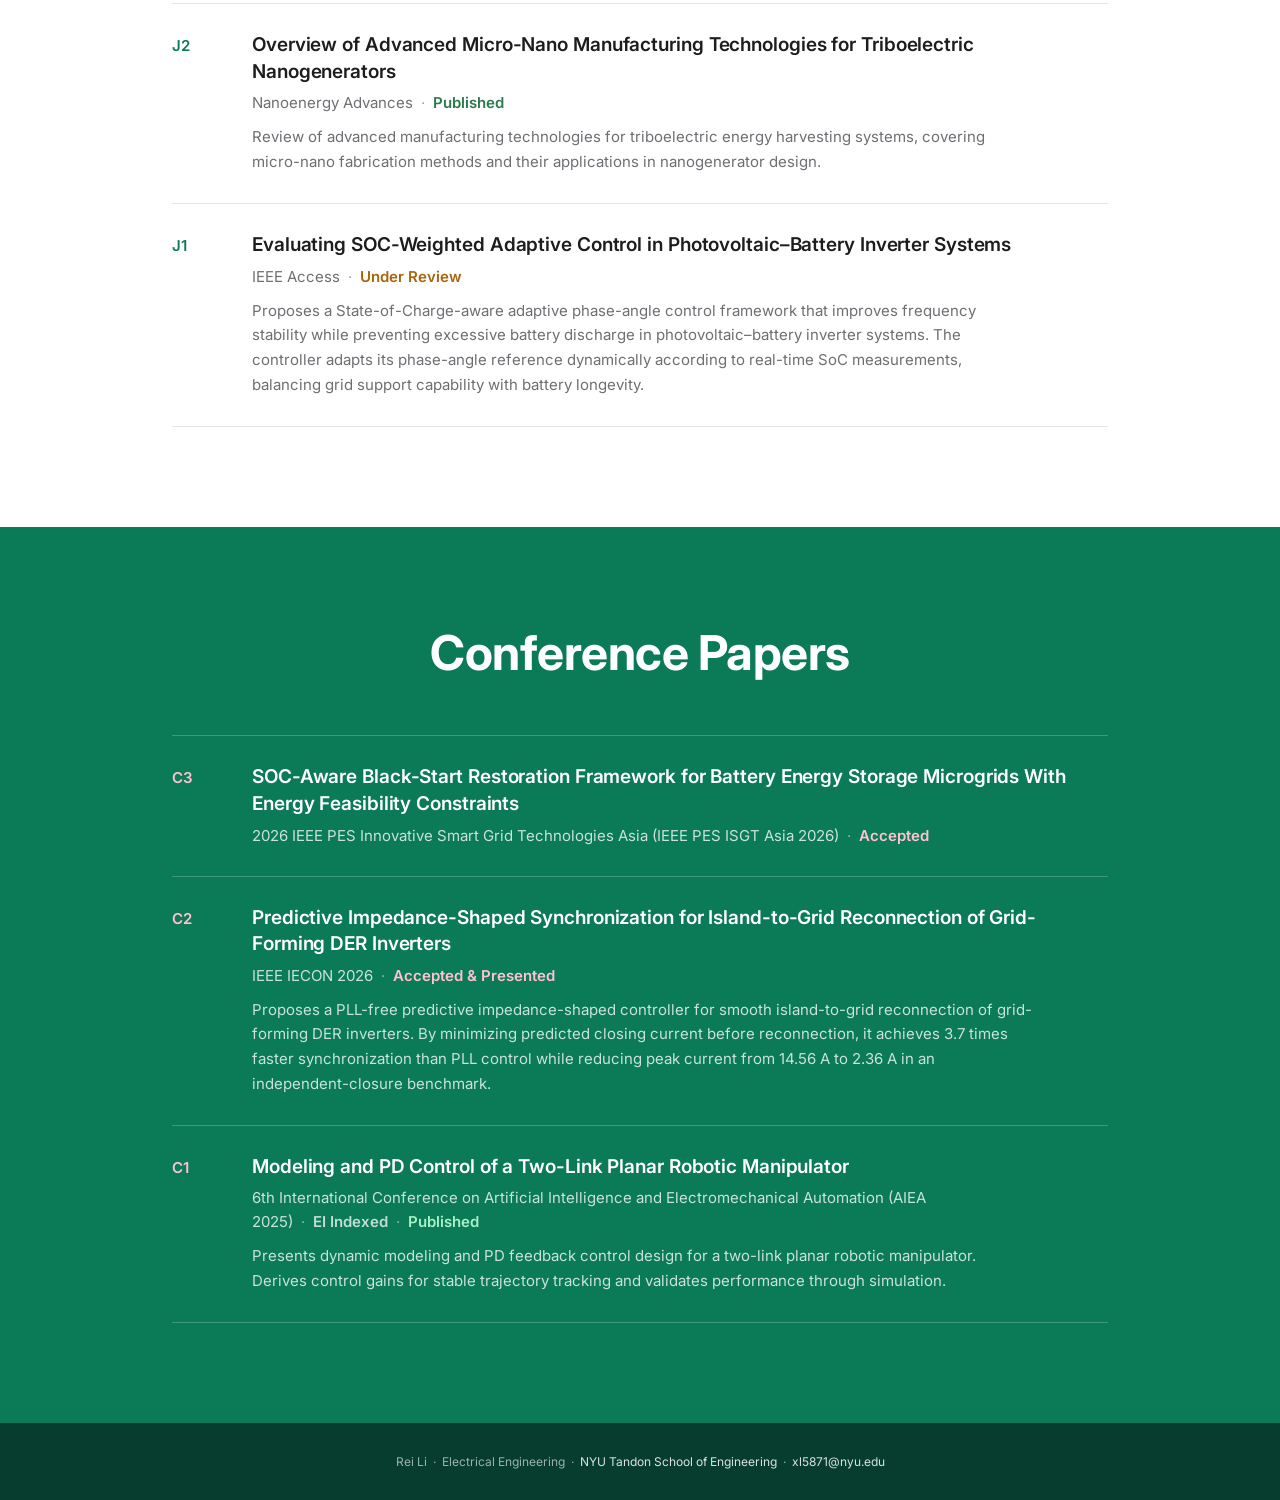
<file: publications.html>
<!DOCTYPE html>
<html lang="en">
<head>
  <meta charset="UTF-8" />
  <meta name="viewport" content="width=device-width, initial-scale=1.0" />
  <title>Publications — Rei Li</title>
  <meta name="description" content="Journal articles, conference papers, and thesis research by Rei Li." />
  <link rel="preconnect" href="https://fonts.googleapis.com" />
  <link rel="preconnect" href="https://fonts.gstatic.com" crossorigin />
  <link href="https://fonts.googleapis.com/css2?family=Inter:wght@400;500;600;700&display=swap" rel="stylesheet" />
  <link rel="stylesheet" href="style.css?v=20261116" />
</head>
<body class="site page-pubs">

<nav>
  <a class="nav-brand" href="index.html">Rei Li</a>
  <ul class="nav-links">
    <li><a href="index.html">Home</a></li>
    <li><a href="publications.html" class="active" aria-current="page">Publications</a></li>
    <li><a href="research.html">Research</a></li>
    <li><a href="life.html">Life</a></li>
  </ul>
</nav>

<main>

  <section class="band hero">
    <div class="wrap">
      <span class="kicker">Journal · Conference · Thesis</span>
      <h1>Publications</h1>
      <p class="page-intro">Journal articles, conference papers, and thesis research.</p>
      <div class="segmented" role="group" aria-label="Filter publications">
        <div class="segmented-inner">
          <button class="filter is-active" data-filter="all" aria-pressed="true">All</button>
          <button class="filter" data-filter="thesis" aria-pressed="false">Thesis</button>
          <button class="filter" data-filter="journal" aria-pressed="false">Journal Articles</button>
          <button class="filter" data-filter="conference" aria-pressed="false">Conference Papers</button>
        </div>
      </div>
    </div>
  </section>

  <section class="band pub-group tint" data-group="thesis">
    <div class="wrap">
      <h2 class="title">Thesis</h2>
      <div class="pubs">
          <article class="pub">
            <span class="pub-id">T1</span>
            <div>
              <h3>A Chaotic ROI-Selective Image Encryption Accelerator for the Xilinx Kria KV260, Co-Designed with YOLOv8-nano Detection</h3>
              <p class="pub-meta">Undergraduate Thesis, NYU Tandon School of Engineering<span class="sep">·</span><span class="st st-prep">In Preparation</span></p>
            </div>
          </article>
      </div>
    </div>
  </section>

  <section class="band pub-group" data-group="journal">
    <div class="wrap">
      <h2 class="title">Journal Articles</h2>
      <div class="pubs">
          <article class="pub">
            <span class="pub-id">J5</span>
            <div>
              <h3>Fitting FPGA Detector Activations On Chip: Certified Storage Formats and Layouts Beyond Live-Byte Estimates</h3>
              <p class="pub-meta">Microprocessors and Microsystems<span class="sep">·</span><span class="st st-review">Under Review</span></p>
            </div>
          </article>
          <article class="pub">
            <span class="pub-id">J4</span>
            <div>
              <h3>Carry Conservation in Approximate Accumulators: Quantizer Equivalence and an Entropy Bound</h3>
              <p class="pub-meta">Integration, the VLSI Journal<span class="sep">·</span><span class="st st-review">Under Review</span></p>
            </div>
          </article>
          <article class="pub">
            <span class="pub-id">J3</span>
            <div>
              <h3>Resource-Release Timing Isolation for Shared AES Engines Using Commit-Gated Fixed Work</h3>
              <p class="pub-meta">IEEE Embedded Systems Letters<span class="sep">·</span><span class="st st-review">Under Review</span></p>
            </div>
          </article>
          <article class="pub">
            <span class="pub-id">J2</span>
            <div>
              <h3>Overview of Advanced Micro-Nano Manufacturing Technologies for Triboelectric Nanogenerators</h3>
              <p class="pub-meta">Nanoenergy Advances<span class="sep">·</span><span class="st st-published">Published</span></p>
              <p class="pub-abstract">Review of advanced manufacturing technologies for triboelectric energy harvesting systems, covering micro-nano fabrication methods and their applications in nanogenerator design.</p>
            </div>
          </article>
          <article class="pub">
            <span class="pub-id">J1</span>
            <div>
              <h3>Evaluating SOC-Weighted Adaptive Control in Photovoltaic–Battery Inverter Systems</h3>
              <p class="pub-meta">IEEE Access<span class="sep">·</span><span class="st st-review">Under Review</span></p>
              <p class="pub-abstract">Proposes a State-of-Charge-aware adaptive phase-angle control framework that improves frequency stability while preventing excessive battery discharge in photovoltaic–battery inverter systems. The controller adapts its phase-angle reference dynamically according to real-time SoC measurements, balancing grid support capability with battery longevity.</p>
            </div>
          </article>
      </div>
    </div>
  </section>

  <section class="band pub-group tint" data-group="conference">
    <div class="wrap">
      <h2 class="title">Conference Papers</h2>
      <div class="pubs">
          <article class="pub">
            <span class="pub-id">C3</span>
            <div>
              <h3>SOC-Aware Black-Start Restoration Framework for Battery Energy Storage Microgrids With Energy Feasibility Constraints</h3>
              <p class="pub-meta">2026 IEEE PES Innovative Smart Grid Technologies Asia (IEEE PES ISGT Asia 2026)<span class="sep">·</span><span class="st st-accepted">Accepted</span></p>
            </div>
          </article>
          <article class="pub">
            <span class="pub-id">C2</span>
            <div>
              <h3>Predictive Impedance-Shaped Synchronization for Island-to-Grid Reconnection of Grid-Forming DER Inverters</h3>
              <p class="pub-meta">IEEE IECON 2026<span class="sep">·</span><span class="st st-accepted">Accepted &amp; Presented</span></p>
              <p class="pub-abstract">Proposes a PLL-free predictive impedance-shaped controller for smooth island-to-grid reconnection of grid-forming DER inverters. By minimizing predicted closing current before reconnection, it achieves 3.7 times faster synchronization than PLL control while reducing peak current from 14.56 A to 2.36 A in an independent-closure benchmark.</p>
            </div>
          </article>
          <article class="pub">
            <span class="pub-id">C1</span>
            <div>
              <h3>Modeling and PD Control of a Two-Link Planar Robotic Manipulator</h3>
              <p class="pub-meta">6th International Conference on Artificial Intelligence and Electromechanical Automation (AIEA 2025)<span class="sep">·</span><span class="st st-prep">EI Indexed</span><span class="sep">·</span><span class="st st-published">Published</span></p>
              <p class="pub-abstract">Presents dynamic modeling and PD feedback control design for a two-link planar robotic manipulator. Derives control gains for stable trajectory tracking and validates performance through simulation.</p>
            </div>
          </article>
      </div>
    </div>
  </section>

</main>

<footer>
  Rei Li &nbsp;·&nbsp; Electrical Engineering &nbsp;·&nbsp; <a href="https://engineering.nyu.edu/" target="_blank" rel="noopener">NYU Tandon School of Engineering</a>
  &nbsp;·&nbsp;
  <a href="mailto:xl5871@nyu.edu">xl5871@nyu.edu</a>
</footer>

<script>
  (function () {
    var buttons = document.querySelectorAll('.filter');
    var groups = document.querySelectorAll('.pub-group');
    buttons.forEach(function (btn) {
      btn.addEventListener('click', function () {
        var f = btn.getAttribute('data-filter');
        buttons.forEach(function (b) {
          var on = b === btn;
          b.classList.toggle('is-active', on);
          b.setAttribute('aria-pressed', on ? 'true' : 'false');
        });
        groups.forEach(function (g) {
          g.hidden = !(f === 'all' || g.getAttribute('data-group') === f);
        });
      });
    });
  })();
</script>

</body>
</html>
</file>
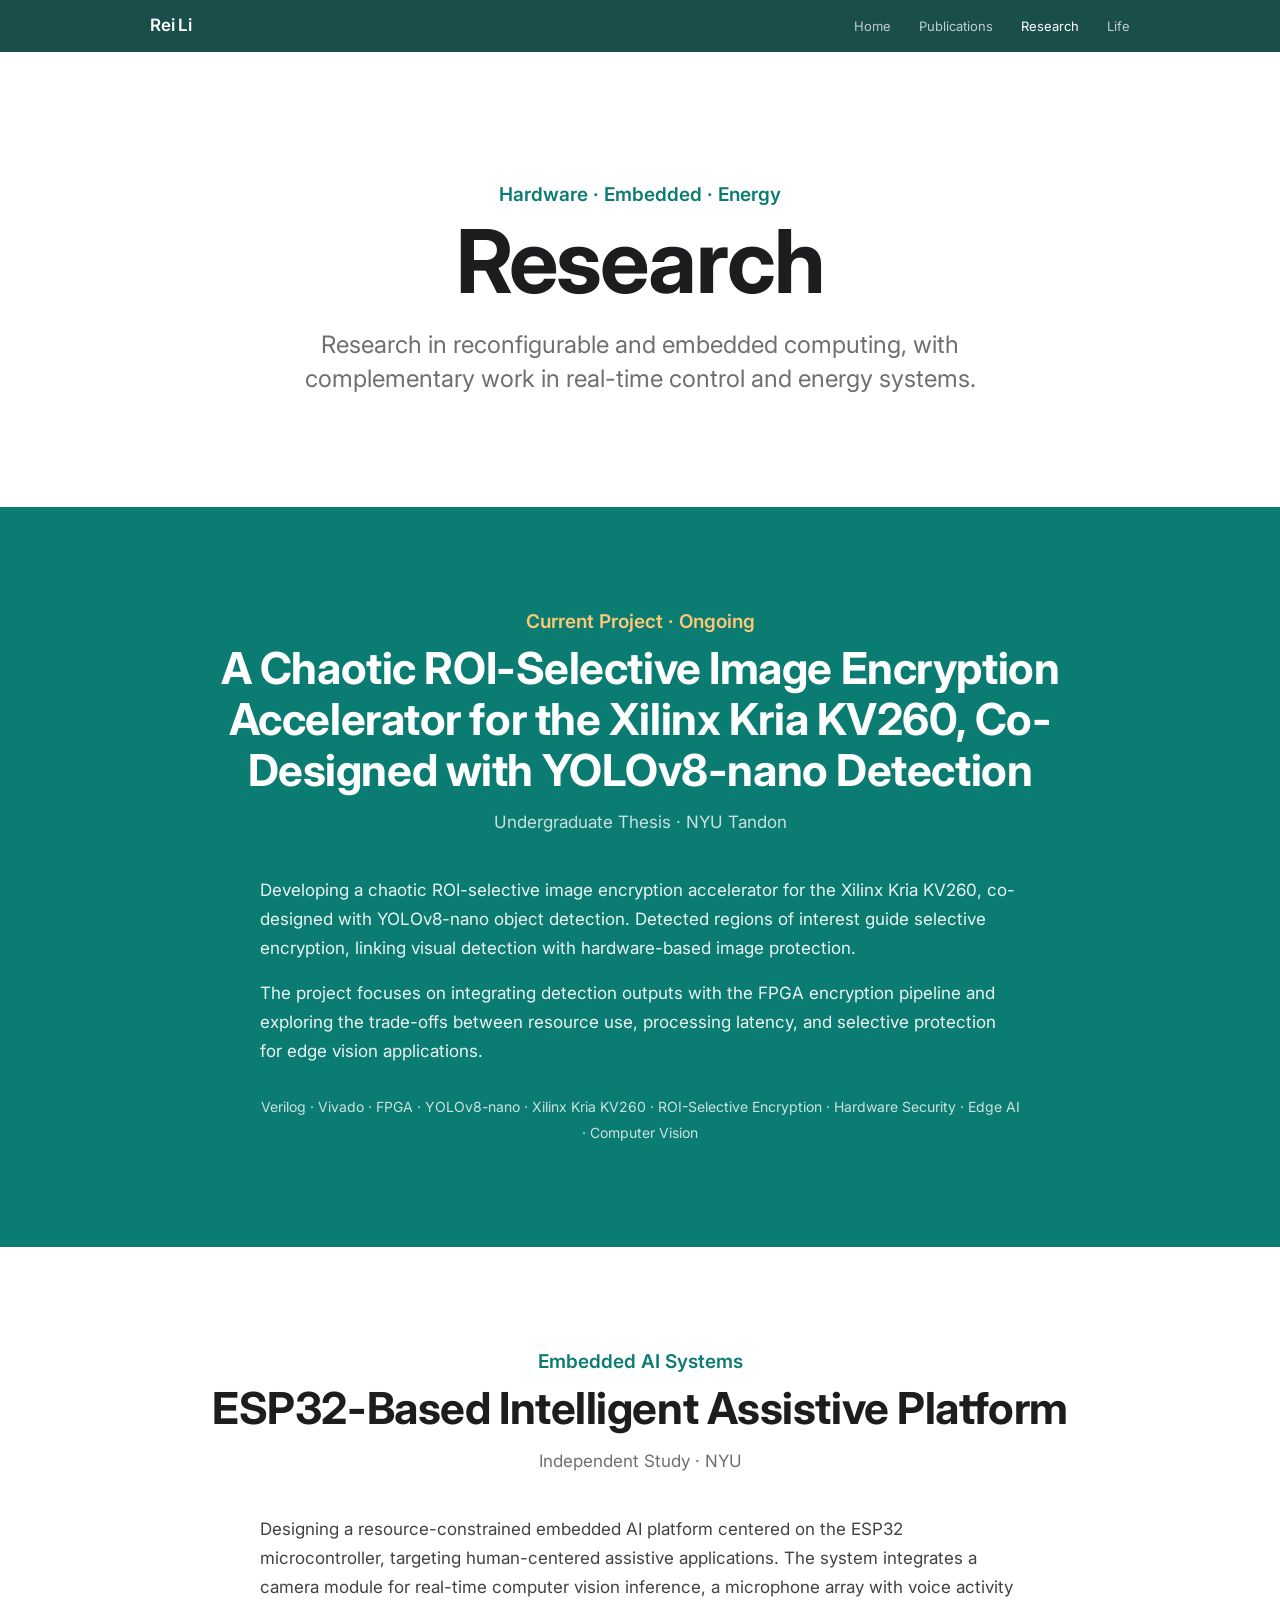
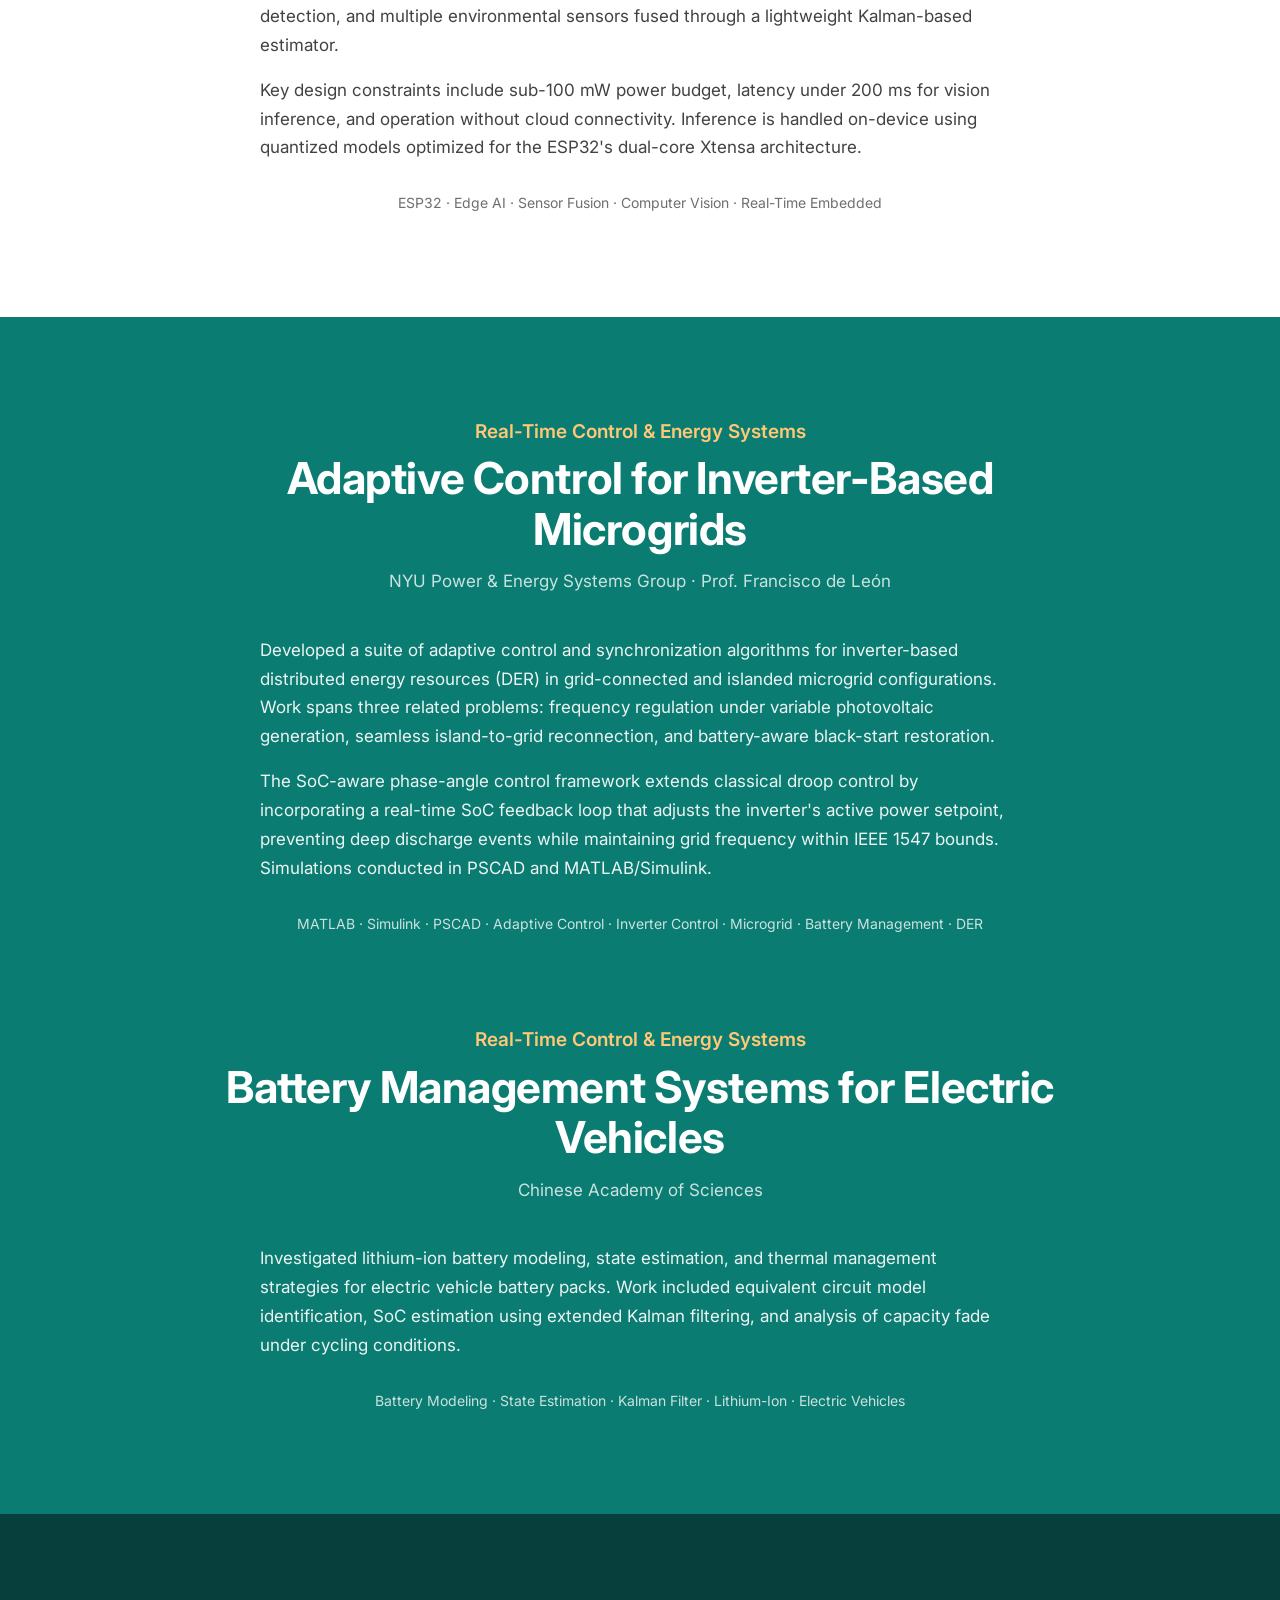
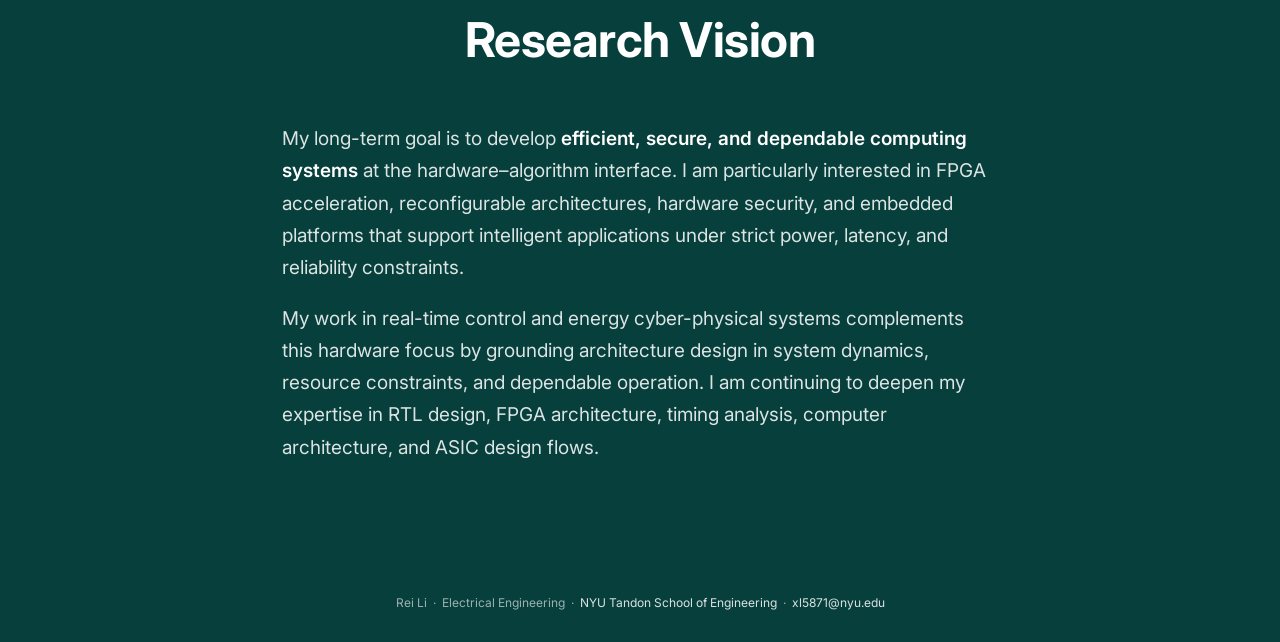
<file: research.html>
<!DOCTYPE html>
<html lang="en">
<head>
  <meta charset="UTF-8" />
  <meta name="viewport" content="width=device-width, initial-scale=1.0" />
  <title>Research — Rei Li</title>
  <meta name="description" content="Research by Rei Li in reconfigurable and embedded computing, real-time control, and energy systems." />
  <link rel="preconnect" href="https://fonts.googleapis.com" />
  <link rel="preconnect" href="https://fonts.gstatic.com" crossorigin />
  <link href="https://fonts.googleapis.com/css2?family=Inter:wght@400;500;600;700&display=swap" rel="stylesheet" />
  <link rel="stylesheet" href="style.css?v=20261116" />
</head>
<body class="site page-research">

<nav>
  <a class="nav-brand" href="index.html">Rei Li</a>
  <ul class="nav-links">
    <li><a href="index.html">Home</a></li>
    <li><a href="publications.html">Publications</a></li>
    <li><a href="research.html" class="active" aria-current="page">Research</a></li>
    <li><a href="life.html">Life</a></li>
  </ul>
</nav>

<main>

  <section class="band hero">
    <div class="wrap">
      <span class="kicker">Hardware · Embedded · Energy</span>
      <h1>Research</h1>
      <p class="page-intro">Research in reconfigurable and embedded computing, with complementary work in real-time control and energy systems.</p>
    </div>
  </section>

  <section class="band tint">
    <div class="wrap">
      <article class="project">
        <div class="project-head">
          <span class="kicker">Current Project · Ongoing</span>
          <h2>A Chaotic ROI-Selective Image Encryption Accelerator for the Xilinx Kria KV260, Co-Designed with YOLOv8-nano Detection</h2>
          <p class="from">Undergraduate Thesis · NYU Tandon</p>
        </div>
        <div class="narrow project-body">
          <p>Developing a chaotic ROI-selective image encryption accelerator for the Xilinx Kria KV260, co-designed with YOLOv8-nano object detection. Detected regions of interest guide selective encryption, linking visual detection with hardware-based image protection.</p>
          <p>The project focuses on integrating detection outputs with the FPGA encryption pipeline and exploring the trade-offs between resource use, processing latency, and selective protection for edge vision applications.</p>
        </div>
        <p class="stack narrow">Verilog · Vivado · FPGA · YOLOv8-nano · Xilinx Kria KV260 · ROI-Selective Encryption · Hardware Security · Edge AI · Computer Vision</p>
      </article>
    </div>
  </section>

  <section class="band">
    <div class="wrap">
      <article class="project">
        <div class="project-head">
          <span class="kicker">Embedded AI Systems</span>
          <h2>ESP32-Based Intelligent Assistive Platform</h2>
          <p class="from">Independent Study · NYU</p>
        </div>
        <div class="narrow project-body">
          <p>Designing a resource-constrained embedded AI platform centered on the ESP32 microcontroller, targeting human-centered assistive applications. The system integrates a camera module for real-time computer vision inference, a microphone array with voice activity detection, and multiple environmental sensors fused through a lightweight Kalman-based estimator.</p>
          <p>Key design constraints include sub-100 mW power budget, latency under 200 ms for vision inference, and operation without cloud connectivity. Inference is handled on-device using quantized models optimized for the ESP32's dual-core Xtensa architecture.</p>
        </div>
        <p class="stack narrow">ESP32 · Edge AI · Sensor Fusion · Computer Vision · Real-Time Embedded</p>
      </article>
    </div>
  </section>

  <section class="band tint">
    <div class="wrap">
      <article class="project">
        <div class="project-head">
          <span class="kicker">Real-Time Control &amp; Energy Systems</span>
          <h2>Adaptive Control for Inverter-Based Microgrids</h2>
          <p class="from">NYU Power &amp; Energy Systems Group · Prof. Francisco de León</p>
        </div>
        <div class="narrow project-body">
          <p>Developed a suite of adaptive control and synchronization algorithms for inverter-based distributed energy resources (DER) in grid-connected and islanded microgrid configurations. Work spans three related problems: frequency regulation under variable photovoltaic generation, seamless island-to-grid reconnection, and battery-aware black-start restoration.</p>
          <p>The SoC-aware phase-angle control framework extends classical droop control by incorporating a real-time SoC feedback loop that adjusts the inverter's active power setpoint, preventing deep discharge events while maintaining grid frequency within IEEE 1547 bounds. Simulations conducted in PSCAD and MATLAB/Simulink.</p>
        </div>
        <p class="stack narrow">MATLAB · Simulink · PSCAD · Adaptive Control · Inverter Control · Microgrid · Battery Management · DER</p>
      </article>

      <article class="project">
        <div class="project-head">
          <span class="kicker">Real-Time Control &amp; Energy Systems</span>
          <h2>Battery Management Systems for Electric Vehicles</h2>
          <p class="from">Chinese Academy of Sciences</p>
        </div>
        <div class="narrow project-body">
          <p>Investigated lithium-ion battery modeling, state estimation, and thermal management strategies for electric vehicle battery packs. Work included equivalent circuit model identification, SoC estimation using extended Kalman filtering, and analysis of capacity fade under cycling conditions.</p>
        </div>
        <p class="stack narrow">Battery Modeling · State Estimation · Kalman Filter · Lithium-Ion · Electric Vehicles</p>
      </article>
    </div>
  </section>

  <section class="band vision">
    <div class="wrap narrow">
      <h2 class="title">Research Vision</h2>
      <p>
        My long-term goal is to develop <strong>efficient, secure, and dependable computing systems</strong> at the
        hardware–algorithm interface. I am particularly interested in FPGA acceleration,
        reconfigurable architectures, hardware security, and embedded platforms that support
        intelligent applications under strict power, latency, and reliability constraints.
      </p>
      <p>
        My work in real-time control and energy cyber-physical systems complements this hardware
        focus by grounding architecture design in system dynamics, resource constraints, and
        dependable operation. I am continuing to deepen my expertise in RTL design, FPGA
        architecture, timing analysis, computer architecture, and ASIC design flows.
      </p>
    </div>
  </section>

</main>

<footer>
  Rei Li &nbsp;·&nbsp; Electrical Engineering &nbsp;·&nbsp; <a href="https://engineering.nyu.edu/" target="_blank" rel="noopener">NYU Tandon School of Engineering</a>
  &nbsp;·&nbsp;
  <a href="mailto:xl5871@nyu.edu">xl5871@nyu.edu</a>
</footer>

</body>
</html>
</file>
<file: style.css>
/* ==========================================================================
   Rei Li — site stylesheet
   Shared: base, nav, footer (every page, Life included).
   body.site: minimal layout for Home / Publications / Research.
   Each page keeps its own colour theme through the variables below.
   ========================================================================== */

:root {
  --dark:    #1d1d1f;   /* nav + footer        */
  --primary: #1d1d1f;
  --accent:  #d2d2d7;
  --light:   #f5f5f7;
  --warm:    #86868b;
  --text:    #1d1d1f;
  --muted:   #6e6e73;

  --theme:   #1d1d1f;   /* page accent: kickers, numbers, links */
  --band:    #f5f5f7;   /* tinted section background            */
  --ink:     #1d1d1f;
  --grey:    #6e6e73;
  --hair:    rgba(0, 0, 0, 0.1);

  --sans: -apple-system, BlinkMacSystemFont, 'SF Pro Display', 'SF Pro Text', 'Inter', 'Helvetica Neue', Arial, sans-serif;
}

/* ── Page themes (saturated versions of the original per-page palettes) ──
   --theme   accent on white sections
   --band    solid colour block (white text sits on it)
   --on-band accent used inside the colour block                            */
body.page-home {            /* Purple + pink */
  --dark:    #2E1466;
  --theme:   #6A3BD1;
  --band:    #5B2DC2;
  --on-band: #FFC4EC;
}
body.page-pubs {            /* Emerald green + rose */
  --dark:    #063D2E;
  --theme:   #0B7A57;
  --band:    #0B7A57;
  --on-band: #FFC2D1;
}
body.page-research {        /* Teal + amber */
  --dark:    #063F3B;
  --theme:   #0B7C72;
  --band:    #0B7C72;
  --on-band: #FFC877;
}

*, *::before, *::after { box-sizing: border-box; margin: 0; padding: 0; }

body {
  font-family: var(--sans);
  font-size: 17px;
  line-height: 1.6;
  color: var(--text);
  background: #fff;
  -webkit-font-smoothing: antialiased;
}

img { max-width: 100%; }

a { color: var(--primary); text-decoration: none; }
a:hover { text-decoration: underline; }

/* ── NAV (all pages) ─────────────────────────────────────────────────────── */
nav {
  position: sticky;
  top: 0;
  z-index: 100;
  display: flex;
  align-items: center;
  justify-content: space-between;
  gap: 16px;
  height: 52px;
  padding: 0 max(22px, calc((100vw - 980px) / 2));
  background: var(--dark);
  background: color-mix(in srgb, var(--dark) 92%, transparent);
  backdrop-filter: saturate(180%) blur(20px);
  -webkit-backdrop-filter: saturate(180%) blur(20px);
}

.nav-brand {
  font-family: var(--sans);
  font-size: 17px;
  font-weight: 600;
  letter-spacing: -0.01em;
  color: #fff;
  white-space: nowrap;
}

a.nav-brand:hover { text-decoration: none; }

.nav-links {
  display: flex;
  gap: 28px;
  list-style: none;
}

.nav-links a {
  font-family: var(--sans);
  font-size: 13px;
  font-weight: 400;
  color: rgba(255, 255, 255, 0.72);
  transition: color 0.2s;
}

.nav-links a:hover,
.nav-links a.active {
  color: #fff;
  text-decoration: none;
}

/* ── LEGACY LAYOUT (Life page) ───────────────────────────────────────────── */
.page-wrapper {
  max-width: 860px;
  margin: 0 auto;
  padding: 56px 24px 96px;
}

section {
  padding: 40px 0;
  border-bottom: 1px solid var(--light);
}

section:last-child { border-bottom: none; }

section h2 {
  font-size: 10px;
  font-weight: 700;
  letter-spacing: 0.14em;
  text-transform: uppercase;
  color: var(--primary);
  margin-bottom: 24px;
  padding-bottom: 10px;
  border-bottom: 2px solid var(--accent);
}

.page-header {
  padding: 44px 0 28px;
  border-bottom: 2px solid var(--accent);
  margin-bottom: 40px;
}

.page-header h1 {
  font-size: 24px;
  font-weight: 700;
  color: var(--dark);
}

.page-header p {
  font-size: 13px;
  color: var(--muted);
  margin-top: 6px;
}

/* ── FOOTER (all pages) ──────────────────────────────────────────────────── */
footer {
  background: var(--dark);
  color: rgba(255, 255, 255, 0.6);
  text-align: center;
  font-family: var(--sans);
  font-size: 12px;
  line-height: 1.8;
  padding: 28px 22px;
}

footer a { color: rgba(255, 255, 255, 0.85); }
footer a:hover { color: #fff; }

/* ==========================================================================
   SITE LAYOUT — Home / Publications / Research
   ========================================================================== */
body.site { color: var(--ink); background: #fff; }

.site main a { color: var(--theme); }

.site .wrap {
  max-width: 980px;
  margin: 0 auto;
  padding: 0 22px;
}

.site .narrow { max-width: 760px; margin: 0 auto; }

.site section.band {
  padding: 100px 0;
  border: 0;
}

.site section.tint {
  background: var(--band);
  color: #fff;
  --ink:   #ffffff;
  --grey:  rgba(255, 255, 255, 0.78);
  --body:  rgba(255, 255, 255, 0.92);
  --hair:  rgba(255, 255, 255, 0.22);
  --theme: var(--on-band);
}

.site section.tint .st-published { color: #A8F0C6; }
.site section.tint .st-review    { color: #FFD27A; }
.site section.tint .st-prep      { color: rgba(255, 255, 255, 0.75); }

/* headings */
.site .kicker {
  display: block;
  font-size: 19px;
  font-weight: 600;
  color: var(--theme);
  margin-bottom: 6px;
}

.site .title {
  font-size: clamp(34px, 5vw, 48px);
  font-weight: 700;
  line-height: 1.1;
  letter-spacing: -0.01em;
  color: var(--ink);
  text-align: center;
  margin: 0 0 56px;
  padding: 0;
  border: 0;
  text-transform: none;
}

/* links & button */
.site .actions {
  display: flex;
  flex-wrap: wrap;
  justify-content: center;
  align-items: center;
  gap: 16px 32px;
  margin-top: 36px;
}

.site .btn {
  display: inline-block;
  padding: 11px 24px;
  border-radius: 980px;
  background: var(--theme);
  font-size: 17px;
  font-weight: 500;
  transition: opacity 0.2s;
}

body.site main a.btn { color: #fff; }
.site .btn:hover { text-decoration: none; opacity: 0.88; }

.site .more { font-size: 17px; }
.site .more::after { content: ' \203A'; }

/* ── HERO ────────────────────────────────────────────────────────────────── */
.site section.hero {
  text-align: center;
  padding: 128px 0 112px;
}

.site .hero h1 {
  font-size: clamp(52px, 9vw, 88px);
  font-weight: 700;
  line-height: 1.04;
  letter-spacing: -0.02em;
  color: var(--ink);
}

.site .hero .sub {
  max-width: 820px;
  margin: 18px auto 0;
  font-size: clamp(21px, 2.8vw, 28px);
  font-weight: 600;
  line-height: 1.3;
  letter-spacing: -0.005em;
  color: var(--ink);
}

.site .hero .sub span { color: var(--theme); }

.site .hero .body {
  max-width: 700px;
  margin: 28px auto 0;
  font-size: 17px;
  line-height: 1.65;
  color: var(--grey);
}

.site .hero .body + .body { margin-top: 12px; }

.site .hero .place {
  margin-top: 22px;
  font-size: 14px;
  color: var(--grey);
}

.site .page-intro {
  max-width: 700px;
  margin: 20px auto 0;
  font-size: clamp(19px, 2.4vw, 24px);
  line-height: 1.4;
  color: var(--grey);
}

/* ── NUMBERS ─────────────────────────────────────────────────────────────── */
.site .numbers {
  display: grid;
  grid-template-columns: repeat(4, minmax(0, 1fr));
  gap: 32px;
  text-align: center;
}

.site .numbers b {
  display: block;
  font-size: clamp(44px, 6vw, 64px);
  font-weight: 700;
  line-height: 1;
  letter-spacing: -0.02em;
  color: var(--theme);
}

.site .numbers span {
  display: block;
  margin-top: 10px;
  font-size: 15px;
  color: var(--grey);
}

/* ── TWO-COLUMN LISTS ────────────────────────────────────────────────────── */
.site .cols {
  display: grid;
  grid-template-columns: 1fr 1fr;
  gap: 48px 64px;
}

.site .cols h3 {
  font-size: 21px;
  font-weight: 600;
  color: var(--ink);
  padding-bottom: 14px;
  margin-bottom: 8px;
  border-bottom: 1px solid var(--hair);
}

.site .plain { list-style: none; }

.site .plain li {
  padding: 12px 0;
  font-size: 17px;
  color: var(--ink);
  border-bottom: 1px solid var(--hair);
}

/* ── PUBLICATIONS ────────────────────────────────────────────────────────── */
.site .pubs { border-top: 1px solid var(--hair); }

.site .pub {
  display: grid;
  grid-template-columns: 64px minmax(0, 1fr);
  gap: 0 16px;
  padding: 28px 0;
  border-bottom: 1px solid var(--hair);
}

.site .pub-id {
  font-size: 15px;
  font-weight: 600;
  color: var(--theme);
  padding-top: 2px;
}

.site .pub h3 {
  font-size: 19px;
  font-weight: 600;
  line-height: 1.4;
  letter-spacing: -0.005em;
  color: var(--ink);
}

.site .pub-meta {
  margin-top: 6px;
  font-size: 15px;
  color: var(--grey);
}

.site .pub-meta .sep { margin: 0 8px; opacity: 0.6; }

.site .st { font-weight: 600; white-space: nowrap; }
.site .st-published { color: #2b7a4b; }
.site .st-accepted  { color: var(--theme); }
.site .st-review    { color: #a8650a; }
.site .st-prep      { color: var(--grey); }

.site .pub-abstract {
  margin-top: 10px;
  max-width: 780px;
  font-size: 15px;
  line-height: 1.65;
  color: var(--grey);
}

.site .after-list { margin-top: 36px; text-align: center; }

/* segmented filter */
.site .segmented {
  display: flex;
  justify-content: center;
  margin-top: 40px;
}

.site .segmented-inner {
  display: inline-flex;
  flex-wrap: wrap;
  justify-content: center;
  gap: 2px;
  padding: 3px;
  border-radius: 980px;
  background: rgba(0, 0, 0, 0.06);
}

.site .filter {
  padding: 7px 18px;
  border: 0;
  border-radius: 980px;
  background: transparent;
  font: 500 14px var(--sans);
  color: var(--ink);
  cursor: pointer;
  transition: background 0.2s;
}

.site .filter.is-active { background: #fff; box-shadow: 0 1px 3px rgba(0, 0, 0, 0.12); }

.site .pub-group[hidden] { display: none; }

/* ── EXPERIENCE ──────────────────────────────────────────────────────────── */
.site .entry { padding: 18px 0; border-bottom: 1px solid var(--hair); }

.site .entry-org { font-size: 17px; font-weight: 600; color: var(--ink); }
.site .entry-role { font-size: 15px; color: var(--theme); }
.site .entry-meta { font-size: 14px; color: var(--grey); }
.site .entry p { margin-top: 6px; font-size: 15px; line-height: 1.6; color: var(--grey); }

/* ── SKILLS ──────────────────────────────────────────────────────────────── */
.site .skills {
  display: grid;
  grid-template-columns: repeat(3, minmax(0, 1fr));
  gap: 40px 32px;
  text-align: center;
}

.site .skills span { display: block; font-size: 14px; color: var(--grey); }
.site .skills b { display: block; margin-top: 4px; font-size: 21px; font-weight: 600; color: var(--ink); }

/* ── RESEARCH PROJECTS ───────────────────────────────────────────────────── */
.site .project-head { text-align: center; margin-bottom: 40px; }

.site .project-head h2 {
  max-width: 860px;
  margin: 0 auto;
  font-size: clamp(30px, 4.4vw, 44px);
  font-weight: 700;
  line-height: 1.15;
  letter-spacing: -0.01em;
  color: var(--ink);
  text-transform: none;
  padding: 0;
  border: 0;
}

.site .project-head .from {
  margin-top: 14px;
  font-size: 17px;
  color: var(--grey);
}

.site .project-body p {
  font-size: 17px;
  line-height: 1.7;
  color: var(--body, #424245);
}

.site .project-body p + p { margin-top: 16px; }

.site .stack {
  margin-top: 28px;
  font-size: 14px;
  line-height: 1.9;
  color: var(--grey);
  text-align: center;
}

.site .project + .project { margin-top: 88px; }

.site section.vision {
  background: var(--dark);
  color: rgba(255, 255, 255, 0.86);
}

.site .vision .title { color: #fff; }

.site .vision p { font-size: 19px; line-height: 1.7; }
.site .vision p + p { margin-top: 18px; }
.site .vision strong { color: #fff; font-weight: 600; }

/* ── RESPONSIVE ──────────────────────────────────────────────────────────── */
@media (max-width: 760px) {
  nav { padding: 0 16px; }
  .nav-links { gap: 18px; }

  .site .wrap { padding: 0 20px; }
  .site section.band { padding: 72px 0; }
  .site section.hero { padding: 88px 0 72px; }
  .site .title { margin-bottom: 40px; }
  .site .numbers { grid-template-columns: 1fr 1fr; gap: 36px 16px; }
  .site .cols { grid-template-columns: 1fr; gap: 40px; }
  .site .skills { grid-template-columns: 1fr 1fr; }
  .site .pub { grid-template-columns: 1fr; gap: 4px; }
}

@media (max-width: 400px) {
  .nav-links { gap: 14px; }
  .nav-links a { font-size: 12px; }
}
</file>
